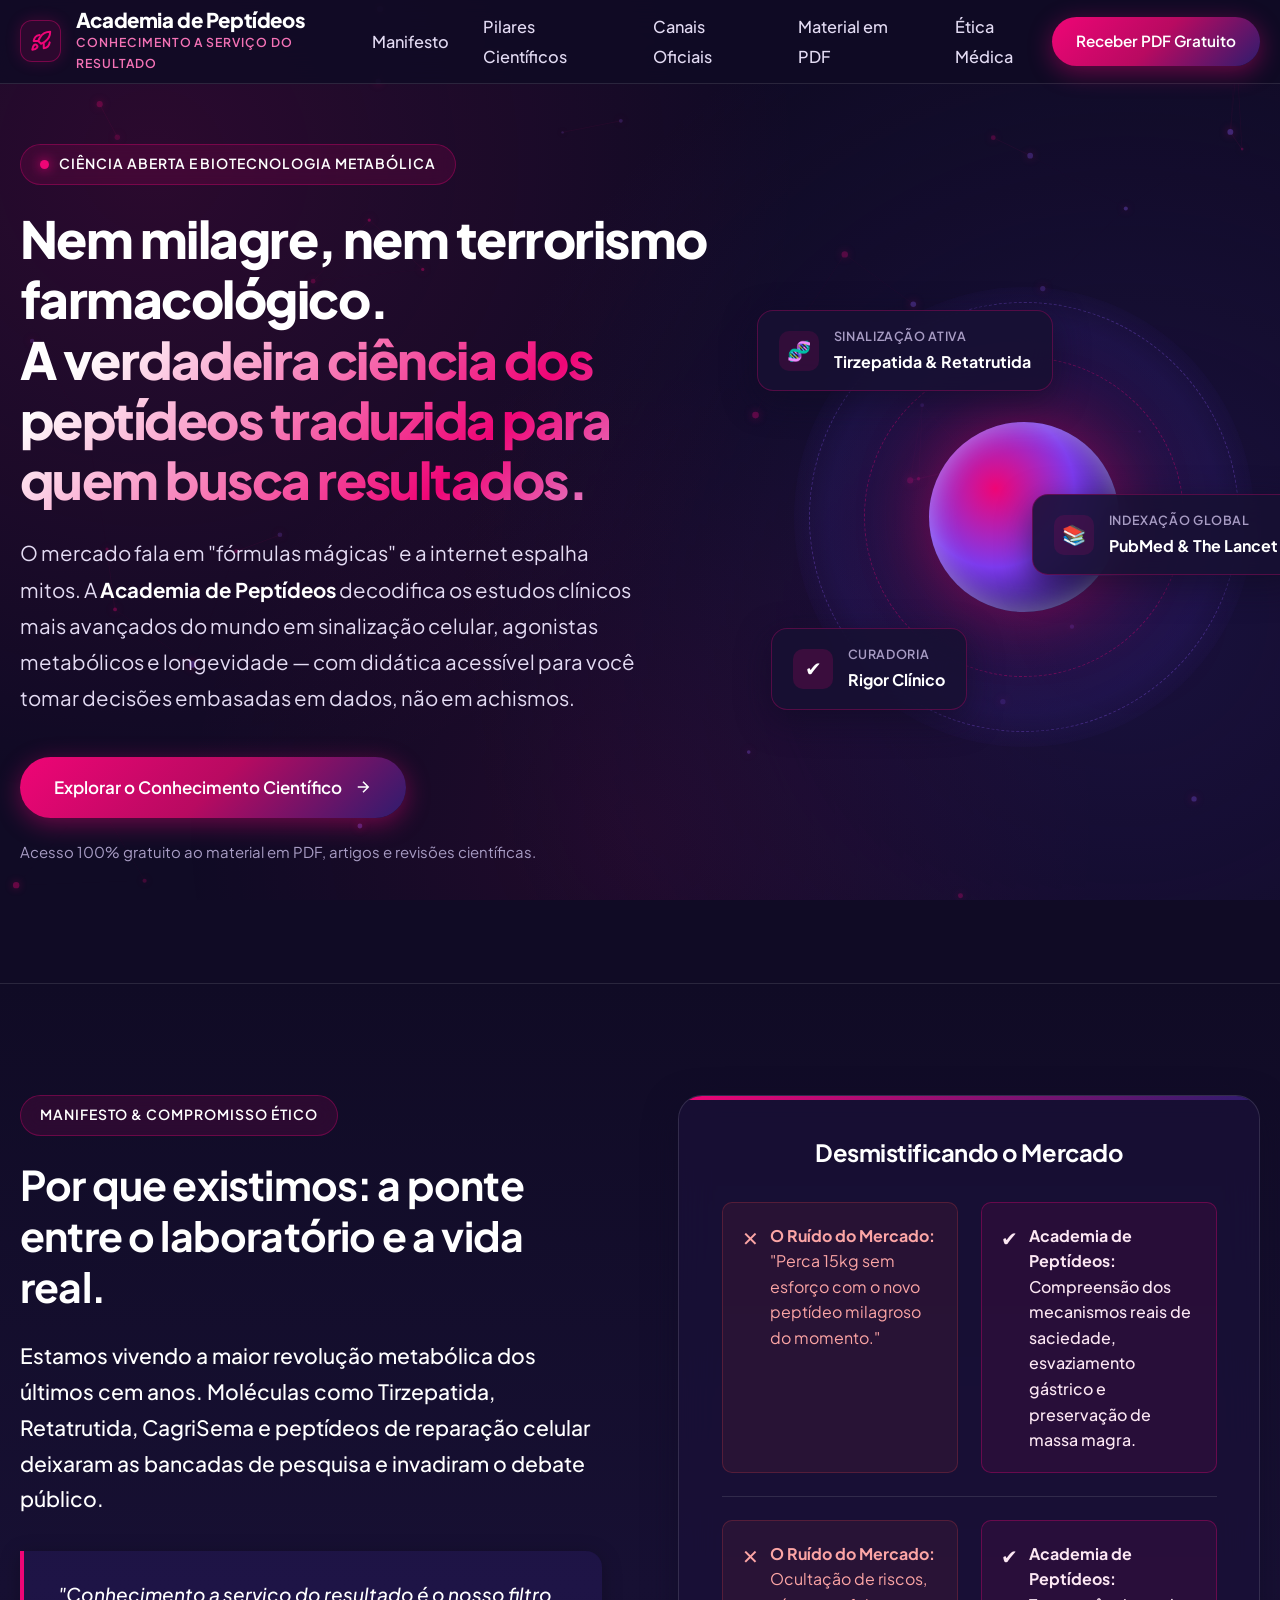
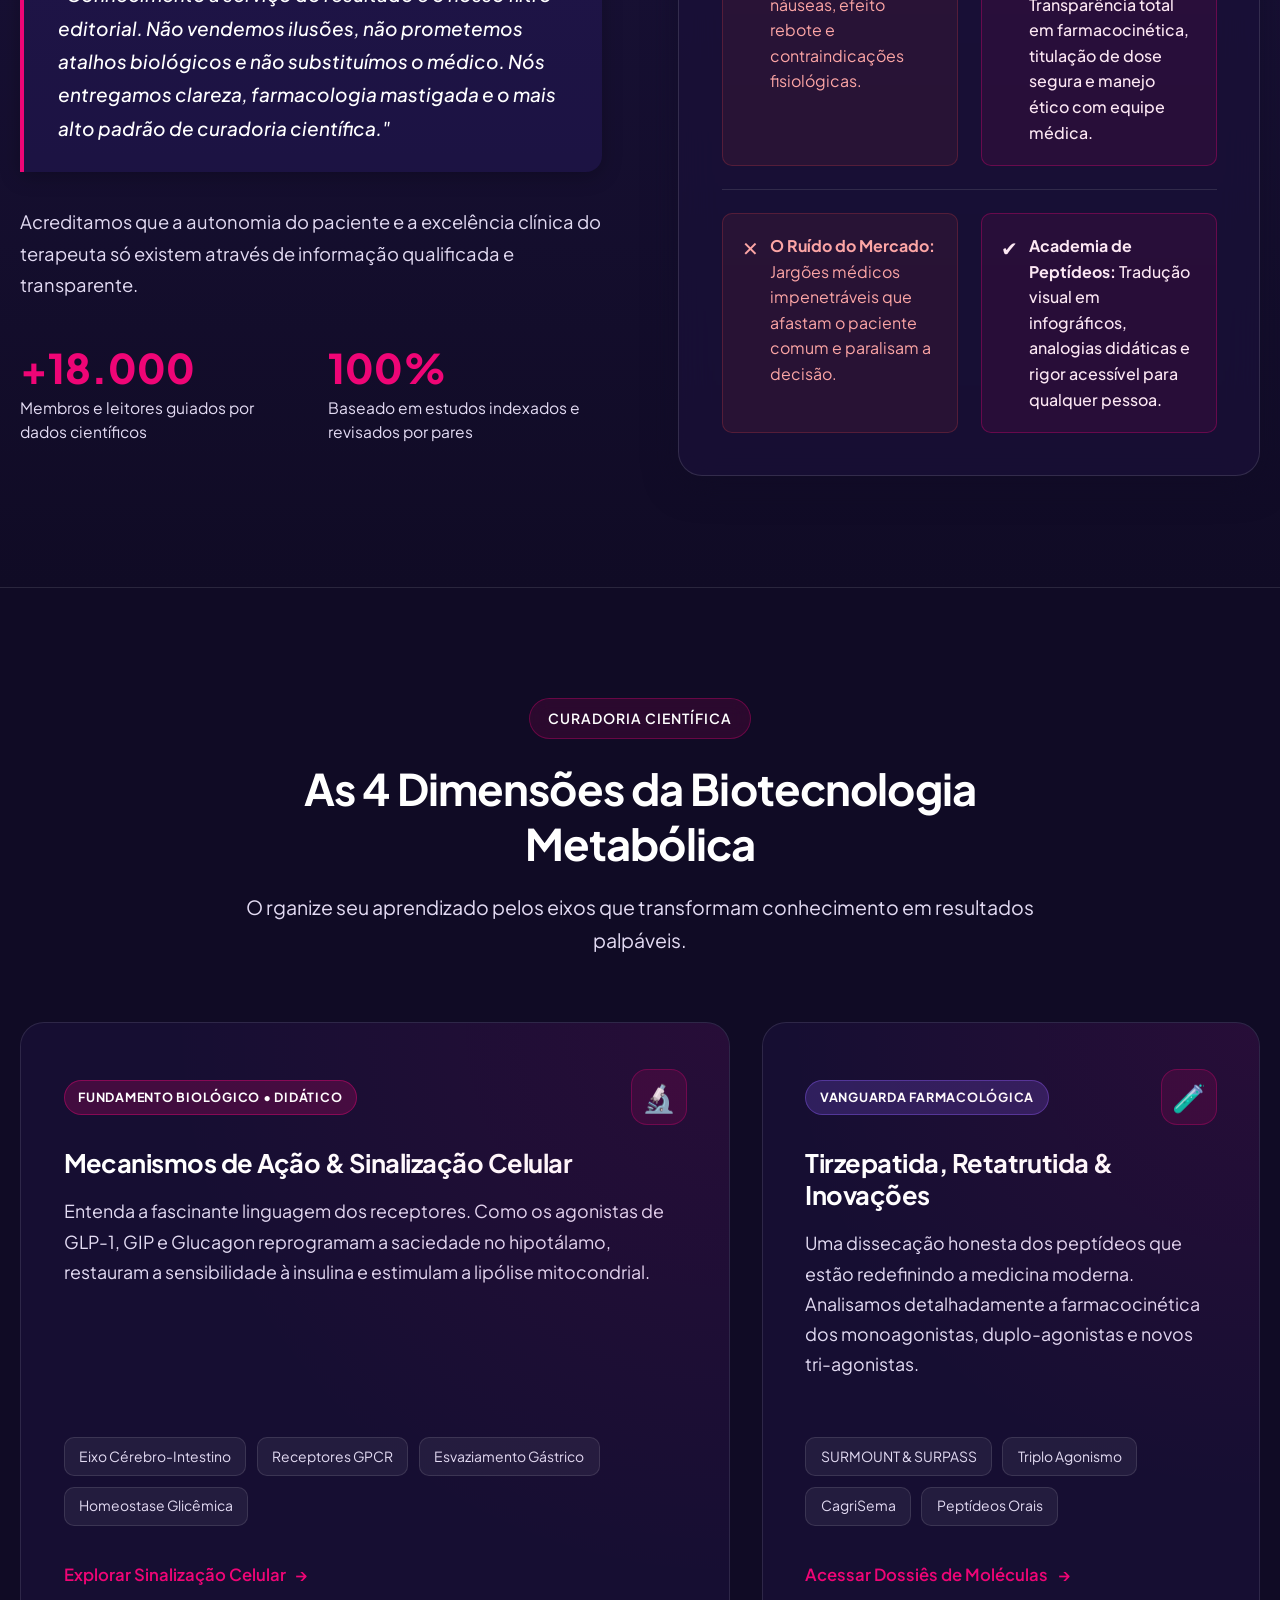
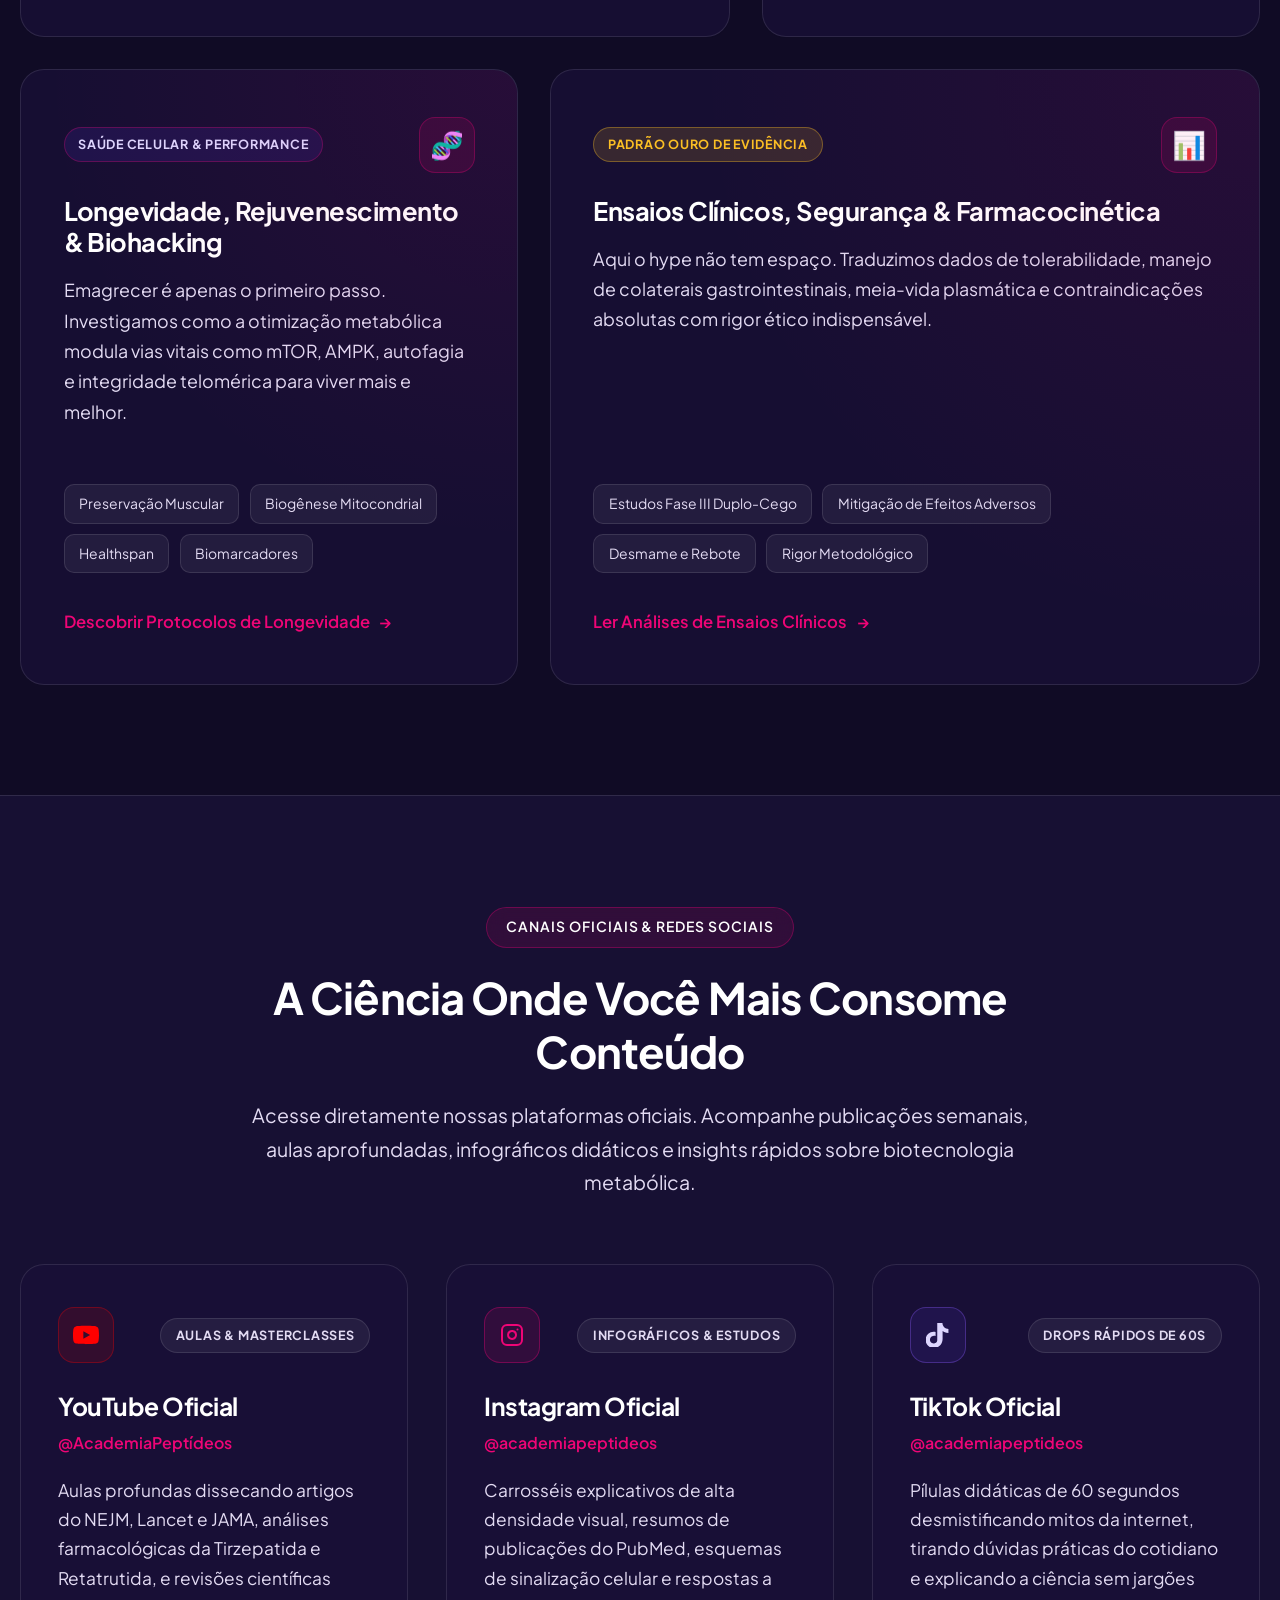
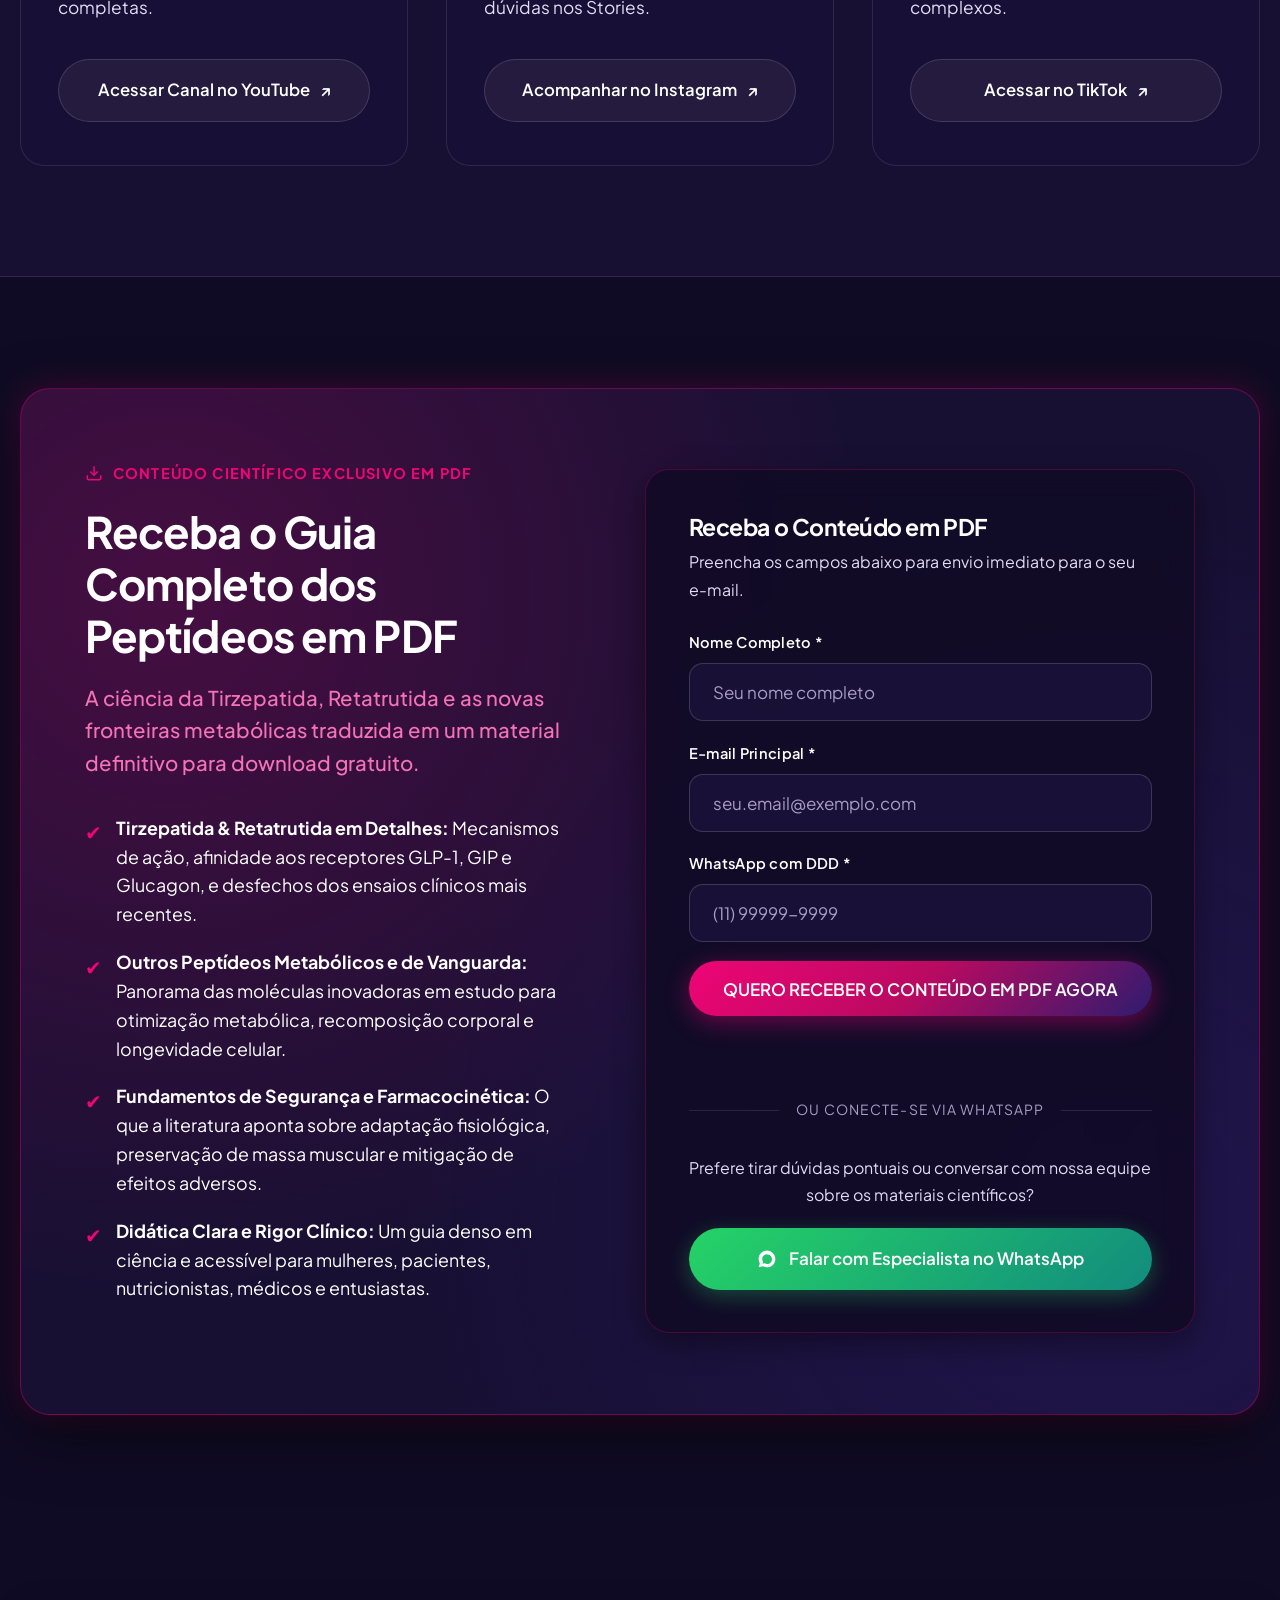
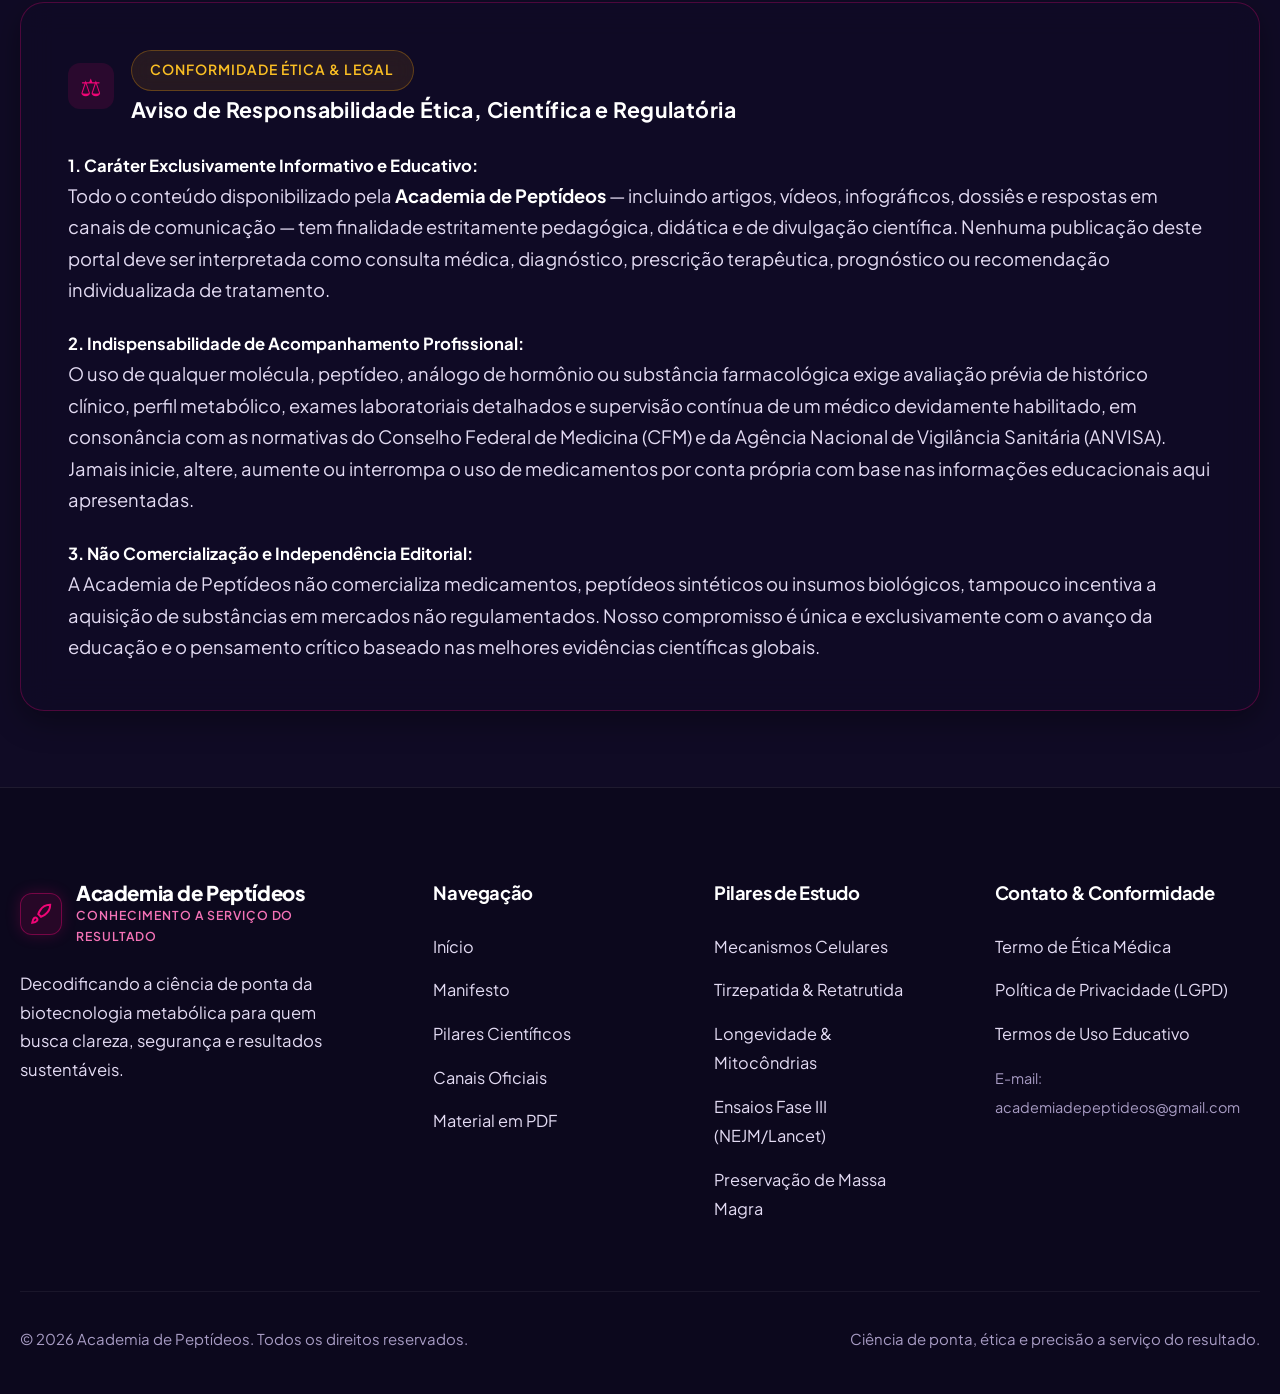
<file: index.html>
<!DOCTYPE html>
<html lang="pt-BR">

<head>
  <meta charset="UTF-8">
  <meta name="viewport" content="width=device-width, initial-scale=1.0">
  <meta name="description"
    content="Academia de Peptídeos - Conhecimento a serviço do resultado. A mais conceituada plataforma educativa de biotecnologia metabólica, longevidade, sinalização celular e ensaios clínicos da América Latina.">
  <meta name="keywords"
    content="peptídeos, tirzepatida, retatrutida, biotecnologia metabólica, longevidade, biohacking, GLP-1, GIP, emagrecimento saudável, ensaios clínicos">
  <meta name="author" content="Academia de Peptídeos">
  <meta name="robots" content="index, follow">

  <meta property="og:type" content="website">
  <meta property="og:url" content="https://academiadepeptideos.com.br/">
  <meta property="og:title" content="Academia de Peptídeos | Conhecimento a serviço do resultado">
  <meta property="og:description"
    content="Desmistificando a biotecnologia metabólica e longevidade através de dados, ciência rigorosa e didática acessível.">
  <meta property="og:locale" content="pt_BR">

  <title>Academia de Peptídeos | Conhecimento a serviço do resultado</title>

  <link rel="preconnect" href="https://fonts.googleapis.com">
  <link rel="preconnect" href="https://fonts.gstatic.com" crossorigin>
  <link
    href="https://fonts.googleapis.com/css2?family=Inter:wght@300;400;500;600;700&family=Plus+Jakarta+Sans:wght@400;500;600;700;800&family=Space+Grotesk:wght@500;700&display=swap"
    rel="stylesheet">

  <link rel="stylesheet" href="css/style.css">
</head>

<body>

  <canvas id="molecular-canvas"></canvas>
  <div class="mesh-glow-overlay"></div>


  <header class="site-header" id="header">
    <div class="container header-container">
      <a href="#hero" class="brand-logo" aria-label="Academia de Peptídeos Home">
        <div class="logo-helix">
          <svg width="22" height="22" viewBox="0 0 24 24" fill="none" stroke="currentColor" stroke-width="2.2"
            stroke-linecap="round" stroke-linejoin="round">
            <path d="M4.5 16.5c-1.5 1.26-2 5-2 5s3.74-.5 5-2c.71-.84.7-2.13-.09-2.91a2.18 2.18 0 0 0-2.91-.09z" />
            <path d="m12 15-3-3a22 22 0 0 1 2-3.95A12.88 12.88 0 0 1 22 2c0 2.72-.78 7.5-6 11a22.35 22.35 0 0 1-4 2z" />
            <path d="M9 12H4s.55-3.03 2-4.5c1.45-1.47 4.5-2 4.5-2" />
            <path d="M15 15v5s3.03-.55 4.5-2c1.47-1.45 2-4.5 2-4.5" />
          </svg>
        </div>
        <div class="brand-text">
          <span class="brand-name">Academia de Peptídeos</span>
          <span class="brand-slogan">Conhecimento a serviço do resultado</span>
        </div>
      </a>

      <nav aria-label="Navegação Principal">
        <ul class="nav-links">
          <li><a href="#sobre" class="nav-link">Manifesto</a></li>
          <li><a href="#pilares" class="nav-link">Pilares Científicos</a></li>
          <li><a href="#multicanal" class="nav-link">Canais Oficiais</a></li>
          <li><a href="#conteudo-pdf" class="nav-link">Material em PDF</a></li>
          <li><a href="#disclaimer" class="nav-link">Ética Médica</a></li>
        </ul>
      </nav>

      <div class="header-actions">
        <a href="#conteudo-pdf" class="btn btn-primary btn-sm">Receber PDF Gratuito</a>
        <button class="menu-toggle" aria-label="Abrir Menu de Navegação" aria-expanded="false">☰</button>
      </div>
    </div>
  </header>

  <main id="main-content">
    <section class="hero-section" id="hero">
      <div class="container hero-grid">

        <div class="hero-content">
          <div class="badge">
            <span class="badge-pulse"></span>
            CIÊNCIA ABERTA E BIOTECNOLOGIA METABÓLICA
          </div>

          <h1>
            Nem milagre, nem terrorismo farmacológico.
            <span class="gradient-text">A verdadeira ciência dos peptídeos traduzida para quem busca resultados.</span>
          </h1>

          <p class="hero-subtitle">
            O mercado fala em "fórmulas mágicas" e a internet espalha mitos. A <strong>Academia de Peptídeos</strong>
            decodifica os estudos clínicos mais avançados do mundo em sinalização celular, agonistas metabólicos e
            longevidade — com didática acessível para você tomar decisões embasadas em dados, não em achismos.
          </p>

          <div class="hero-actions">
            <a href="#pilares" class="btn btn-primary">
              Explorar o Conhecimento Científico
              <svg width="18" height="18" viewBox="0 0 24 24" fill="none" stroke="currentColor" stroke-width="2">
                <path d="M5 12h14M12 5l7 7-7 7" />
              </svg>
            </a>
          </div>

          <span class="hero-note">Acesso 100% gratuito ao material em PDF, artigos e revisões científicas.</span>
        </div>

        <div class="hero-visual" aria-hidden="true">
          <div class="molecule-container">
            <div class="core-sphere"></div>
            <div class="orbital-ring ring-1"></div>
            <div class="orbital-ring ring-2"></div>

            <div class="floating-glass-card card-top">
              <div class="card-icon">🧬</div>
              <div class="card-info">
                <span class="card-label">Sinalização Ativa</span>
                <span class="card-val">Tirzepatida & Retatrutida</span>
              </div>
            </div>

            <div class="floating-glass-card card-mid">
              <div class="card-icon emerald">✔</div>
              <div class="card-info">
                <span class="card-label">Curadoria</span>
                <span class="card-val">Rigor Clínico</span>
              </div>
            </div>

            <div class="floating-glass-card card-right">
              <div class="card-icon">📚</div>
              <div class="card-info">
                <span class="card-label">Indexação Global</span>
                <span class="card-val">PubMed & The Lancet</span>
              </div>
            </div>
          </div>
        </div>

      </div>
    </section>

    <section class="about-section" id="sobre">
      <div class="container">

        <div class="about-grid">
          <div class="about-text">
            <div class="badge">MANIFESTO & COMPROMISSO ÉTICO</div>
            <h2>Por que existimos: a ponte entre o laboratório e a vida real.</h2>

            <p class="lead-paragraph">
              Estamos vivendo a maior revolução metabólica dos últimos cem anos. Moléculas como Tirzepatida,
              Retatrutida, CagriSema e peptídeos de reparação celular deixaram as bancadas de pesquisa e invadiram o
              debate público.
            </p>

            <div class="quote-box">
              <p>
                "Conhecimento a serviço do resultado é o nosso filtro editorial. Não vendemos ilusões, não prometemos
                atalhos biológicos e não substituímos o médico. Nós entregamos clareza, farmacologia mastigada e o mais
                alto padrão de curadoria científica."
              </p>
            </div>

            <p>
              Acreditamos que a autonomia do paciente e a excelência clínica do terapeuta só existem através
              de informação qualificada e transparente.
            </p>

            <div class="stats-row">
              <div class="stat-item">
                <span class="stat-num">+18.000</span>
                <span class="stat-desc">Membros e leitores guiados por dados científicos</span>
              </div>
              <div class="stat-item">
                <span class="stat-num">100%</span>
                <span class="stat-desc">Baseado em estudos indexados e revisados por pares</span>
              </div>
            </div>
          </div>

          <div class="comparison-card">
            <h3>Desmistificando o Mercado</h3>

            <div class="comparison-table">
              <div class="comparison-row">
                <div class="comp-col-bad">
                  <span class="comp-icon">✕</span>
                  <span><strong>O Ruído do Mercado:</strong> "Perca 15kg sem esforço com o novo peptídeo milagroso do
                    momento."</span>
                </div>
                <div class="comp-col-good">
                  <span class="comp-icon">✔</span>
                  <span><strong>Academia de Peptídeos:</strong> Compreensão dos mecanismos reais de saciedade,
                    esvaziamento gástrico e preservação de massa magra.</span>
                </div>
              </div>

              <div class="comparison-row">
                <div class="comp-col-bad">
                  <span class="comp-icon">✕</span>
                  <span><strong>O Ruído do Mercado:</strong> Ocultação de riscos, náuseas, efeito rebote e
                    contraindicações fisiológicas.</span>
                </div>
                <div class="comp-col-good">
                  <span class="comp-icon">✔</span>
                  <span><strong>Academia de Peptídeos:</strong> Transparência total em farmacocinética, titulação de
                    dose segura e manejo ético com equipe médica.</span>
                </div>
              </div>

              <div class="comparison-row">
                <div class="comp-col-bad">
                  <span class="comp-icon">✕</span>
                  <span><strong>O Ruído do Mercado:</strong> Jargões médicos impenetráveis que afastam o paciente comum
                    e paralisam a decisão.</span>
                </div>
                <div class="comp-col-good">
                  <span class="comp-icon">✔</span>
                  <span><strong>Academia de Peptídeos:</strong> Tradução visual em infográficos, analogias didáticas e
                    rigor acessível para qualquer pessoa.</span>
                </div>
              </div>
            </div>
          </div>
        </div>

      </div>
    </section>

    <section class="pillars-section" id="pilares">
      <div class="container">

        <div class="section-header">
          <div class="badge">CURADORIA CIENTÍFICA</div>
          <h2>As 4 Dimensões da Biotecnologia Metabólica</h2>
          <p>O rganize seu aprendizado pelos eixos que transformam conhecimento em resultados palpáveis.</p>
        </div>

        <div class="bento-grid">

          <div class="pillar-card card-large-1" data-pillar="1" tabindex="0" role="button"
            aria-label="Abrir detalhes do Pilar 1">
            <div class="pillar-header">
              <div class="pillar-meta">
                <span class="pillar-tag teal">Fundamento Biológico • Didático</span>
                <div class="pillar-icon-box">🔬</div>
              </div>
              <h3>Mecanismos de Ação & Sinalização Celular</h3>
              <p>Entenda a fascinante linguagem dos receptores. Como os agonistas de GLP-1, GIP e Glucagon reprogramam a
                saciedade no hipotálamo, restauram a sensibilidade à insulina e estimulam a lipólise mitocondrial.</p>
            </div>
            <div>
              <ul class="pillar-topics">
                <li>Eixo Cérebro-Intestino</li>
                <li>Receptores GPCR</li>
                <li>Esvaziamento Gástrico</li>
                <li>Homeostase Glicêmica</li>
              </ul>
              <div class="pillar-action">Explorar Sinalização Celular <span>→</span></div>
            </div>
          </div>

          <div class="pillar-card card-large-2" data-pillar="2" tabindex="0" role="button"
            aria-label="Abrir detalhes do Pilar 2">
            <div class="pillar-header">
              <div class="pillar-meta">
                <span class="pillar-tag emerald">Vanguarda Farmacológica</span>
                <div class="pillar-icon-box">🧪</div>
              </div>
              <h3>Tirzepatida, Retatrutida & Inovações</h3>
              <p>Uma dissecação honesta dos peptídeos que estão redefinindo a medicina moderna. Analisamos
                detalhadamente a farmacocinética dos monoagonistas, duplo-agonistas e novos tri-agonistas.</p>
            </div>
            <div>
              <ul class="pillar-topics">
                <li>SURMOUNT & SURPASS</li>
                <li>Triplo Agonismo</li>
                <li>CagriSema</li>
                <li>Peptídeos Orais</li>
              </ul>
              <div class="pillar-action">Acessar Dossiês de Moléculas <span>→</span></div>
            </div>
          </div>

          <div class="pillar-card card-large-3" data-pillar="3" tabindex="0" role="button"
            aria-label="Abrir detalhes do Pilar 3">
            <div class="pillar-header">
              <div class="pillar-meta">
                <span class="pillar-tag purple">Saúde Celular & Performance</span>
                <div class="pillar-icon-box">🧬</div>
              </div>
              <h3>Longevidade, Rejuvenescimento & Biohacking</h3>
              <p>Emagrecer é apenas o primeiro passo. Investigamos como a otimização metabólica modula vias vitais como
                mTOR, AMPK, autofagia e integridade telomérica para viver mais e melhor.</p>
            </div>
            <div>
              <ul class="pillar-topics">
                <li>Preservação Muscular</li>
                <li>Biogênese Mitocondrial</li>
                <li>Healthspan</li>
                <li>Biomarcadores</li>
              </ul>
              <div class="pillar-action">Descobrir Protocolos de Longevidade <span>→</span></div>
            </div>
          </div>

          <div class="pillar-card card-large-4" data-pillar="4" tabindex="0" role="button"
            aria-label="Abrir detalhes do Pilar 4">
            <div class="pillar-header">
              <div class="pillar-meta">
                <span class="pillar-tag amber">Padrão Ouro de Evidência</span>
                <div class="pillar-icon-box">📊</div>
              </div>
              <h3>Ensaios Clínicos, Segurança & Farmacocinética</h3>
              <p>Aqui o hype não tem espaço. Traduzimos dados de tolerabilidade, manejo de colaterais gastrointestinais,
                meia-vida plasmática e contraindicações absolutas com rigor ético indispensável.</p>
            </div>
            <div>
              <ul class="pillar-topics">
                <li>Estudos Fase III Duplo-Cego</li>
                <li>Mitigação de Efeitos Adversos</li>
                <li>Desmame e Rebote</li>
                <li>Rigor Metodológico</li>
              </ul>
              <div class="pillar-action">Ler Análises de Ensaios Clínicos <span>→</span></div>
            </div>
          </div>

        </div>

      </div>
    </section>


    <section class="multichannel-section" id="multicanal">
      <div class="container">

        <div class="section-header">
          <div class="badge">CANAIS OFICIAIS & REDES SOCIAIS</div>
          <h2>A Ciência Onde Você Mais Consome Conteúdo</h2>
          <p>Acesse diretamente nossas plataformas oficiais. Acompanhe publicações semanais, aulas aprofundadas, infográficos didáticos e insights rápidos sobre biotecnologia metabólica.</p>
        </div>

        <div class="social-channels-grid">

          <!-- Canal 1: YouTube -->
          <div class="social-channel-card card-yt">
            <div>
              <div class="channel-card-header">
                <div class="channel-icon-wrapper">
                  <svg width="26" height="26" viewBox="0 0 24 24" fill="currentColor">
                    <path d="M23.498 6.186a3.016 3.016 0 0 0-2.122-2.136C19.505 3.545 12 3.545 12 3.545s-7.505 0-9.377.505A3.017 3.017 0 0 0 .502 6.186C0 8.07 0 12 0 12s0 3.93.502 5.814a3.016 3.016 0 0 0 2.122 2.136c1.871.505 9.376.505 9.376.505s7.505 0 9.377-.505a3.015 3.015 0 0 0 2.122-2.136C24 15.93 24 12 24 12s0-3.93-.502-5.814zM9.545 15.568V8.432L15.818 12l-6.273 3.568z"/>
                  </svg>
                </div>
                <span class="channel-tag">Aulas & Masterclasses</span>
              </div>
              <div class="channel-card-body">
                <h3>YouTube Oficial</h3>
                <span class="channel-handle">@AcademiaPeptídeos</span>
                <p class="channel-desc">Aulas profundas dissecando artigos do NEJM, Lancet e JAMA, análises farmacológicas da Tirzepatida e Retatrutida, e revisões científicas completas.</p>
              </div>
            </div>
            <a href="https://www.youtube.com/@AcademiaPept%C3%ADdeos" target="_blank" rel="noopener noreferrer" class="btn-channel" aria-label="Acessar Canal Oficial da Academia de Peptídeos no YouTube">
              Acessar Canal no YouTube <span>↗</span>
            </a>
          </div>

          <!-- Canal 2: Instagram -->
          <div class="social-channel-card card-ig">
            <div>
              <div class="channel-card-header">
                <div class="channel-icon-wrapper">
                  <svg width="24" height="24" viewBox="0 0 24 24" fill="none" stroke="currentColor" stroke-width="2" stroke-linecap="round" stroke-linejoin="round">
                    <rect width="20" height="20" x="2" y="2" rx="5" ry="5"/>
                    <path d="M16 11.37A4 4 0 1 1 12.63 8 4 4 0 0 1 16 11.37z"/>
                    <line x1="17.5" x2="17.51" y1="6.5" y2="6.5"/>
                  </svg>
                </div>
                <span class="channel-tag">Infográficos & Estudos</span>
              </div>
              <div class="channel-card-body">
                <h3>Instagram Oficial</h3>
                <span class="channel-handle">@academiapeptideos</span>
                <p class="channel-desc">Carrosséis explicativos de alta densidade visual, resumos de publicações do PubMed, esquemas de sinalização celular e respostas a dúvidas nos Stories.</p>
              </div>
            </div>
            <a href="https://www.instagram.com/academiapeptideos/" target="_blank" rel="noopener noreferrer" class="btn-channel" aria-label="Seguir Perfil Oficial no Instagram">
              Acompanhar no Instagram <span>↗</span>
            </a>
          </div>

          <!-- Canal 3: TikTok -->
          <div class="social-channel-card card-tk">
            <div>
              <div class="channel-card-header">
                <div class="channel-icon-wrapper">
                  <svg width="24" height="24" viewBox="0 0 24 24" fill="currentColor">
                    <path d="M12.525.02c1.31-.02 2.61-.01 3.91-.02.08 1.53.63 3.09 1.75 4.17 1.12 1.11 2.7 1.62 4.24 1.79v4.03c-1.44-.05-2.89-.35-4.2-.97-.57-.26-1.1-.59-1.62-.97v7.87c.01 2.44-.92 4.88-2.67 6.6-1.92 1.9-4.7 2.87-7.44 2.45-3.09-.45-5.74-2.73-6.6-5.73-.9-3.08.06-6.49 2.42-8.58 1.95-1.74 4.74-2.4 7.27-1.71v4.13c-1.3-.4-2.74-.23-3.87.5-1.12.72-1.8 2-1.75 3.33.05 1.34.82 2.56 2.02 3.16 1.25.62 2.8.53 3.95-.27.81-.56 1.3-1.48 1.31-2.46V.02h-.47z"/>
                  </svg>
                </div>
                <span class="channel-tag">Drops Rápidos de 60s</span>
              </div>
              <div class="channel-card-body">
                <h3>TikTok Oficial</h3>
                <span class="channel-handle">@academiapeptideos</span>
                <p class="channel-desc">Pílulas didáticas de 60 segundos desmistificando mitos da internet, tirando dúvidas práticas do cotidiano e explicando a ciência sem jargões complexos.</p>
              </div>
            </div>
            <a href="https://www.tiktok.com/@academiapeptideos" target="_blank" rel="noopener noreferrer" class="btn-channel" aria-label="Acessar Canal Oficial no TikTok">
              Acessar no TikTok <span>↗</span>
            </a>
          </div>

        </div>

      </div>
    </section>


    <section class="lead-section" id="conteudo-pdf">
      <div class="container">

        <div class="lead-box-container">
          <div class="lead-grid">

            <div class="lead-copy">
              <div class="lead-header-badge">
                <svg width="18" height="18" viewBox="0 0 24 24" fill="none" stroke="currentColor" stroke-width="2">
                  <path d="M21 15v4a2 2 0 0 1-2 2H5a2 2 0 0 1-2-2v-4" />
                  <polyline points="7 10 12 15 17 10" />
                  <line x1="12" y1="15" x2="12" y2="3" />
                </svg>
                CONTEÚDO CIENTÍFICO EXCLUSIVO EM PDF
              </div>

              <h2>Receba o Guia Completo dos Peptídeos em PDF</h2>
              <p class="lead-copy-sub">A ciência da Tirzepatida, Retatrutida e as novas fronteiras metabólicas traduzida em um material definitivo para download gratuito.</p>

              <ul class="lead-bullets">
                <li>
                  <span class="bullet-check">✔</span>
                  <span><strong>Tirzepatida & Retatrutida em Detalhes:</strong> Mecanismos de ação, afinidade aos receptores GLP-1, GIP e Glucagon, e desfechos dos ensaios clínicos mais recentes.</span>
                </li>
                <li>
                  <span class="bullet-check">✔</span>
                  <span><strong>Outros Peptídeos Metabólicos e de Vanguarda:</strong> Panorama das moléculas inovadoras em estudo para otimização metabólica, recomposição corporal e longevidade celular.</span>
                </li>
                <li>
                  <span class="bullet-check">✔</span>
                  <span><strong>Fundamentos de Segurança e Farmacocinética:</strong> O que a literatura aponta sobre adaptação fisiológica, preservação de massa muscular e mitigação de efeitos adversos.</span>
                </li>
                <li>
                  <span class="bullet-check">✔</span>
                  <span><strong>Didática Clara e Rigor Clínico:</strong> Um guia denso em ciência e acessível para mulheres, pacientes, nutricionistas, médicos e entusiastas.</span>
                </li>
              </ul>
            </div>

            <div class="lead-form-side">
              <div class="form-wrapper">
                <h3>Receba o Conteúdo em PDF</h3>
                <p>Preencha os campos abaixo para envio imediato para o seu e-mail.</p>

                <form id="mailchimp-lead-form" class="mailchimp-form" action="" method="POST" novalidate>
                  
                  <div class="input-group">
                    <label for="lead-name" class="input-label">Nome Completo *</label>
                    <input 
                      type="text" 
                      name="NOME" 
                      id="lead-name" 
                      class="input-field"
                      placeholder="Seu nome completo" 
                      required 
                      autocomplete="name">
                  </div>

                  <div class="input-group">
                    <label for="lead-email" class="input-label">E-mail Principal *</label>
                    <input 
                      type="email" 
                      name="EMAIL" 
                      id="lead-email" 
                      class="input-field"
                      placeholder="seu.email@exemplo.com" 
                      required 
                      autocomplete="email">
                  </div>

                  <div class="input-group">
                    <label for="lead-whatsapp" class="input-label">WhatsApp com DDD *</label>
                    <input 
                      type="tel" 
                      name="WHATSAPP" 
                      id="lead-whatsapp" 
                      class="input-field"
                      placeholder="(11) 99999-9999" 
                      required 
                      autocomplete="tel" 
                      maxlength="15">
                  </div>

                  <button type="submit" id="lead-submit-btn" class="btn btn-primary" style="width: 100%;">
                    QUERO RECEBER O CONTEÚDO EM PDF AGORA
                  </button>

                  <div id="form-feedback" class="form-feedback" role="alert" aria-live="polite"></div>
                </form>

                <div class="split-divider">
                  <span>OU CONECTE-SE VIA WHATSAPP</span>
                </div>

                <div class="whatsapp-box">
                  <p>Prefere tirar dúvidas pontuais ou conversar com nossa equipe sobre os materiais científicos?</p>
                  <a href="https://wa.me/5511915144268?text=Ol%C3%A1!%20Vim%20pelo%20site%20da%20Academia%20de%20Pept%C3%ADdeos%20e%20gostaria%20de%20receber%20o%20conte%C3%BAdo%20em%20PDF%20e%20tirar%20algumas%20d%C3%BAvidas."
                    class="btn btn-whatsapp js-whatsapp-trigger" data-phone="5511915144268"
                    data-msg="Olá! Vim pelo site da Academia de Peptídeos e gostaria de receber o conteúdo exclusivo em PDF e falar com um especialista."
                    target="_blank" rel="noopener noreferrer" style="width: 100%;">
                    <svg width="20" height="20" viewBox="0 0 24 24" fill="currentColor">
                      <path
                        d="M12.031 6.172c-3.181 0-5.767 2.586-5.768 5.766-.001 1.298.38 2.27 1.019 3.287l-.711 2.598 2.669-.699c.969.585 1.961.914 3.013.914h.001c3.181 0 5.767-2.586 5.768-5.766 0-3.18-2.586-5.766-5.768-5.766zm9.969 5.766c0 5.514-4.486 10-10 10-1.748 0-3.385-.453-4.819-1.246l-5.181 1.356 1.378-5.039c-.902-1.498-1.41-3.238-1.41-5.071 0-5.514 4.486-10 10-10s10 4.486 10 10z" />
                    </svg>
                    Falar com Especialista no WhatsApp
                  </a>
                </div>

              </div>
            </div>

          </div>
        </div>

      </div>
    </section>

    <section class="disclaimer-section" id="disclaimer">
      <div class="container">

        <div class="disclaimer-card">
          <div class="disclaimer-header">
            <div class="disclaimer-icon">⚖</div>
            <div>
              <span class="badge"
                style="margin-bottom: 0.35rem; color: var(--accent-amber); border-color: rgba(245,158,11,0.3); background: rgba(245,158,11,0.1);">CONFORMIDADE
                ÉTICA & LEGAL</span>
              <h3>Aviso de Responsabilidade Ética, Científica e Regulatória</h3>
            </div>
          </div>

          <div class="disclaimer-body">
            <div class="disclaimer-item">
              <strong>1. Caráter Exclusivamente Informativo e Educativo:</strong>
              <p>Todo o conteúdo disponibilizado pela <strong>Academia de Peptídeos</strong> — incluindo artigos,
                vídeos, infográficos, dossiês e respostas em canais de comunicação — tem finalidade estritamente
                pedagógica, didática e de divulgação científica. Nenhuma publicação deste portal deve ser interpretada
                como consulta médica, diagnóstico, prescrição terapêutica, prognóstico ou recomendação individualizada
                de tratamento.</p>
            </div>

            <div class="disclaimer-item">
              <strong>2. Indispensabilidade de Acompanhamento Profissional:</strong>
              <p>O uso de qualquer molécula, peptídeo, análogo de hormônio ou substância farmacológica exige avaliação
                prévia de histórico clínico, perfil metabólico, exames laboratoriais detalhados e supervisão contínua de
                um médico devidamente habilitado, em consonância com as normativas do Conselho Federal de Medicina (CFM)
                e da Agência Nacional de Vigilância Sanitária (ANVISA). Jamais inicie, altere, aumente ou interrompa o
                uso de medicamentos por conta própria com base nas informações educacionais aqui apresentadas.</p>
            </div>

            <div class="disclaimer-item">
              <strong>3. Não Comercialização e Independência Editorial:</strong>
              <p>A Academia de Peptídeos não comercializa medicamentos, peptídeos sintéticos ou insumos biológicos,
                tampouco incentiva a aquisição de substâncias em mercados não regulamentados. Nosso compromisso é única
                e exclusivamente com o avanço da educação e o pensamento crítico baseado nas melhores evidências
                científicas globais.</p>
            </div>
          </div>
        </div>

      </div>
    </section>
  </main>


  <footer class="site-footer">
    <div class="container">
      <div class="footer-grid">

        <div class="footer-brand">
          <div class="brand-logo">
            <div class="logo-helix">
              <svg width="22" height="22" viewBox="0 0 24 24" fill="none" stroke="currentColor" stroke-width="2.2">
                <path d="M4.5 16.5c-1.5 1.26-2 5-2 5s3.74-.5 5-2c.71-.84.7-2.13-.09-2.91a2.18 2.18 0 0 0-2.91-.09z" />
                <path
                  d="m12 15-3-3a22 22 0 0 1 2-3.95A12.88 12.88 0 0 1 22 2c0 2.72-.78 7.5-6 11a22.35 22.35 0 0 1-4 2z" />
              </svg>
            </div>
            <div class="brand-text">
              <span class="brand-name">Academia de Peptídeos</span>
              <span class="brand-slogan">Conhecimento a serviço do resultado</span>
            </div>
          </div>
          <p>Decodificando a ciência de ponta da biotecnologia metabólica para quem busca clareza, segurança e
            resultados sustentáveis.</p>
        </div>

        <div class="footer-col">
          <h4>Navegação</h4>
          <ul class="footer-links">
            <li><a href="#hero">Início</a></li>
            <li><a href="#sobre">Manifesto</a></li>
            <li><a href="#pilares">Pilares Científicos</a></li>
            <li><a href="#multicanal">Canais Oficiais</a></li>
            <li><a href="#conteudo-pdf">Material em PDF</a></li>
          </ul>
        </div>

        <div class="footer-col">
          <h4>Pilares de Estudo</h4>
          <ul class="footer-links">
            <li><a href="#pilares">Mecanismos Celulares</a></li>
            <li><a href="#pilares">Tirzepatida & Retatrutida</a></li>
            <li><a href="#pilares">Longevidade & Mitocôndrias</a></li>
            <li><a href="#pilares">Ensaios Fase III (NEJM/Lancet)</a></li>
            <li><a href="#pilares">Preservação de Massa Magra</a></li>
          </ul>
        </div>

        <div class="footer-col">
          <h4>Contato & Conformidade</h4>
          <ul class="footer-links">
            <li><a href="#disclaimer">Termo de Ética Médica</a></li>
            <li><a href="termos.html#privacidade">Política de Privacidade (LGPD)</a></li>
            <li><a href="termos.html#termos">Termos de Uso Educativo</a></li>
            <li><span style="font-size: 0.85rem; color: var(--text-muted);">E-mail:
                academiadepeptideos@gmail.com</span></li>
          </ul>
        </div>

      </div>

      <div class="footer-bottom">
        <div>
          © 2026 Academia de Peptídeos. Todos os direitos reservados.
        </div>
        <div>
          Ciência de ponta, ética e precisão a serviço do resultado.
        </div>
      </div>
    </div>
  </footer>

  <div class="modal-overlay" id="pillar-detail-modal" role="dialog" aria-modal="true"
    aria-labelledby="pillar-modal-title">
    <div class="modal-container">
      <button class="modal-close-btn" id="close-pillar-btn" aria-label="Fechar Detalhes">✕</button>
      <div class="modal-content-body">
        <span class="badge" id="pillar-modal-badge" style="margin-bottom: 0.75rem;">CURADORIA CIENTÍFICA</span>
        <h3 id="pillar-modal-title" style="color: #fff; margin-bottom: 1rem;">Título do Pilar</h3>
        <div id="pillar-modal-content" style="color: var(--text-secondary); line-height: 1.7; font-size: 0.95rem;">
        </div>
      </div>
    </div>
  </div>

  <script src="js/main.js"></script>
</body>

</html>
</file>
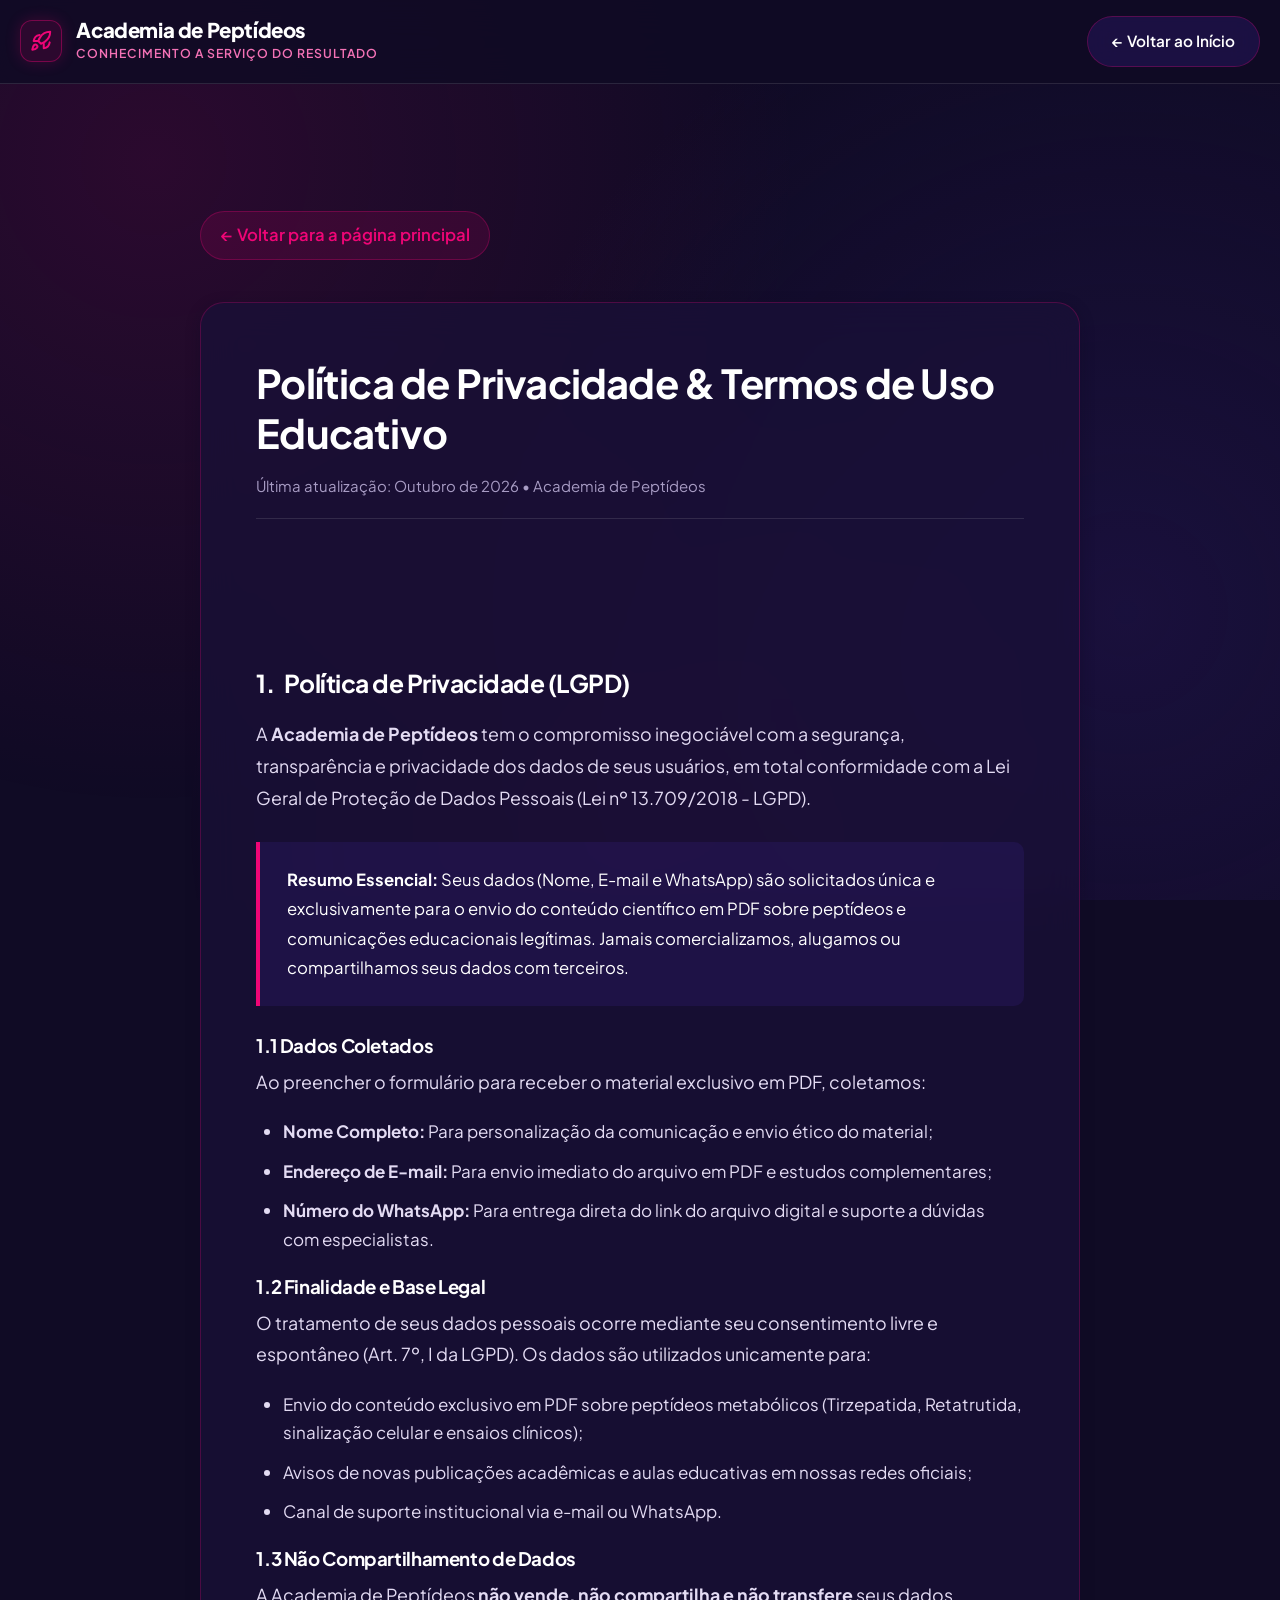
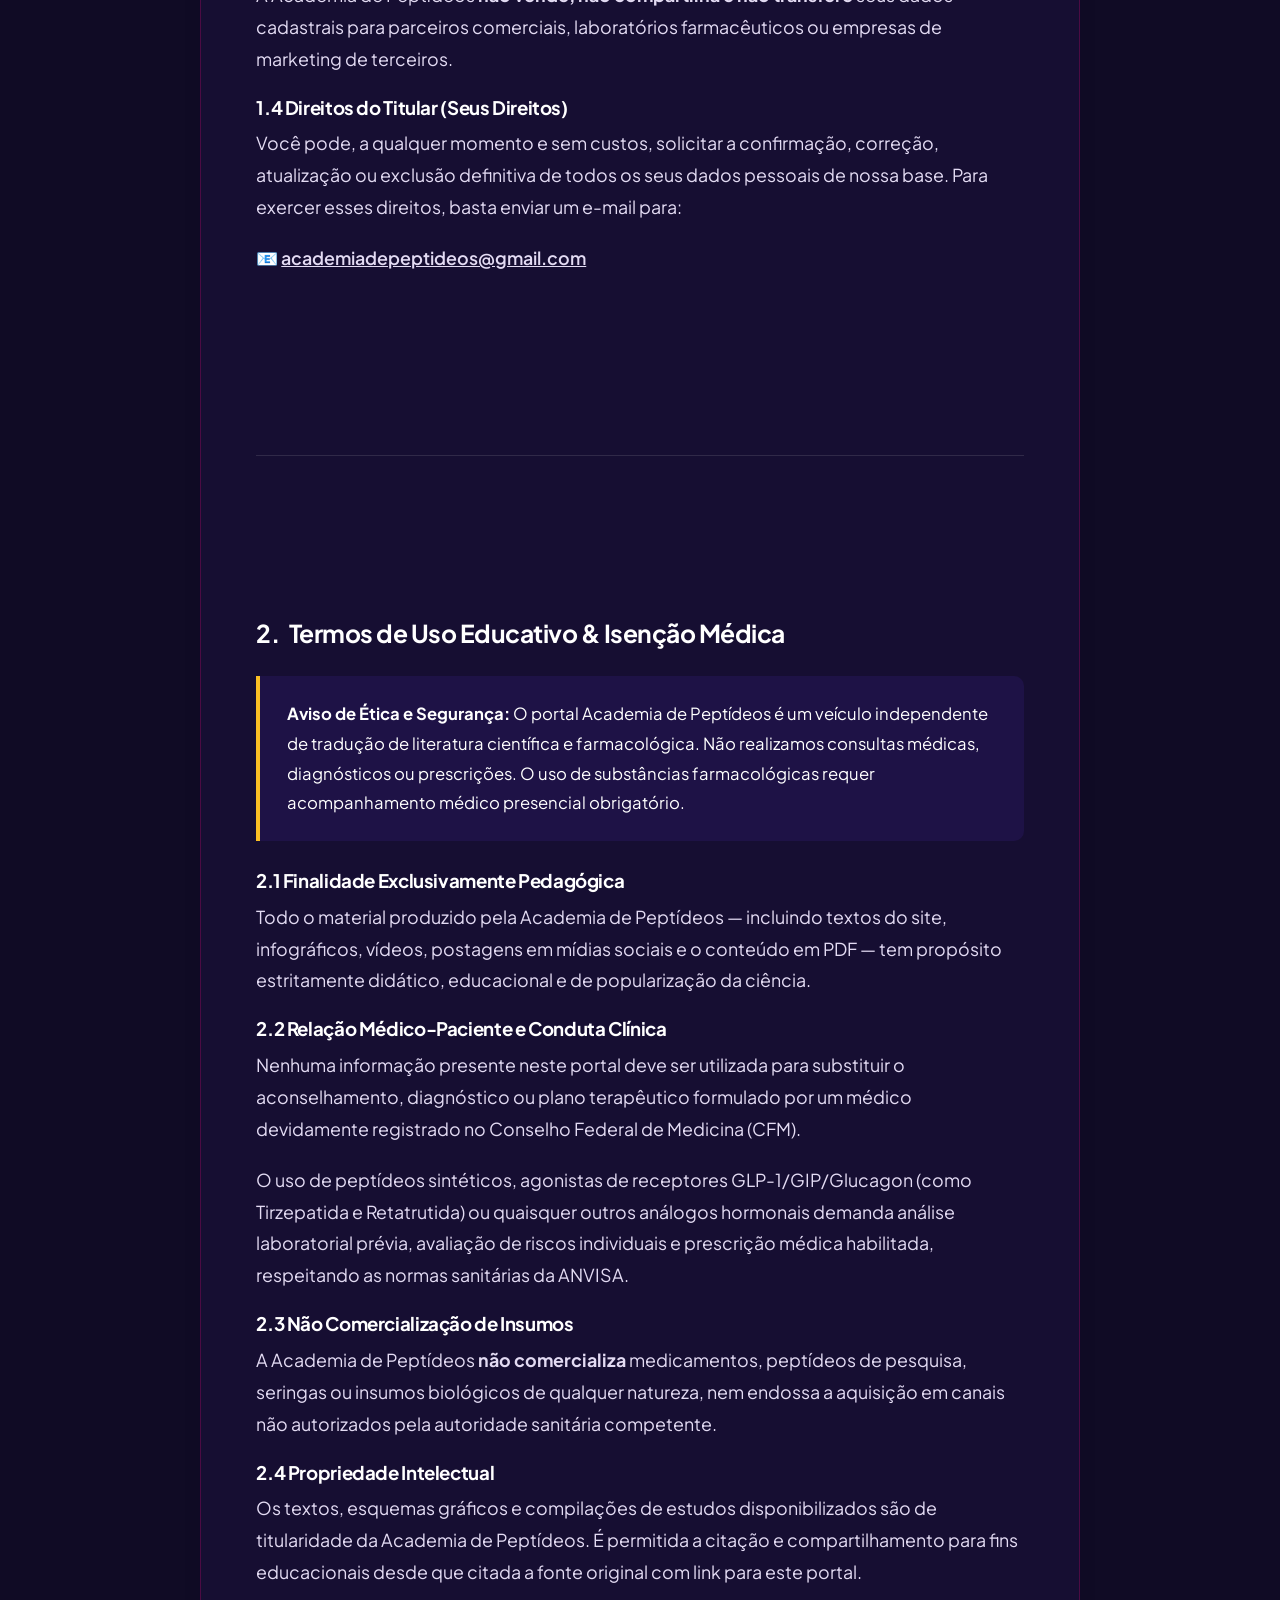
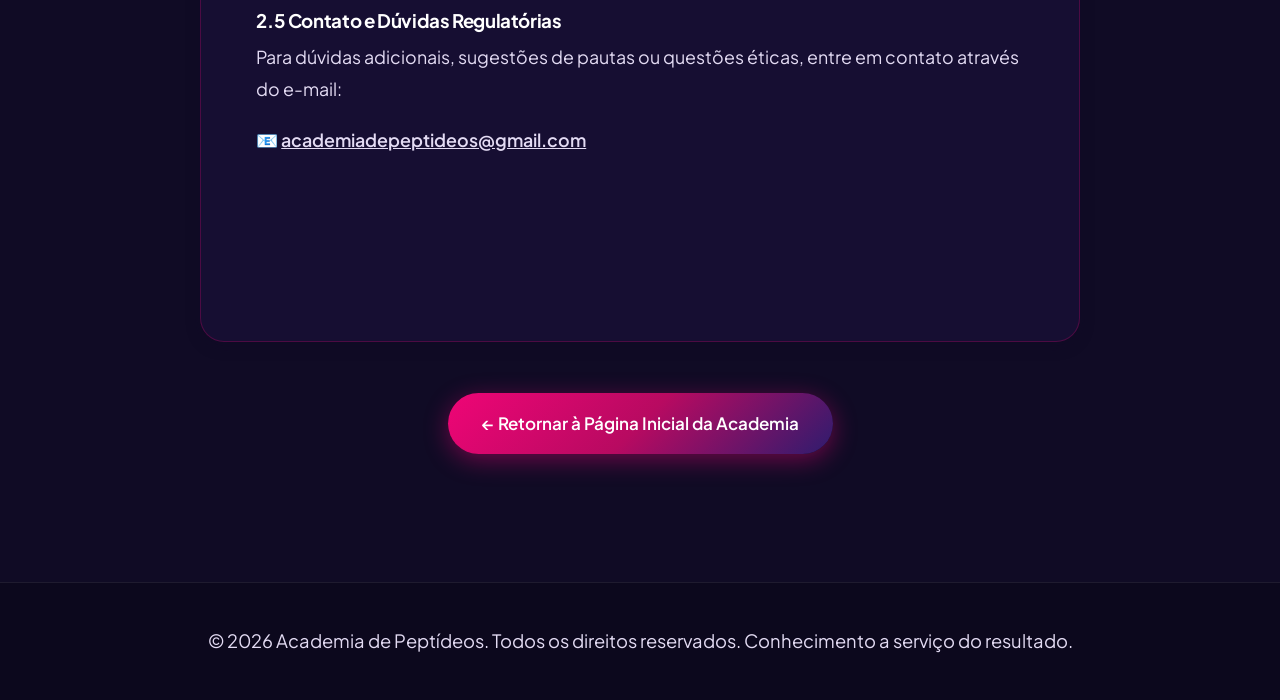
<file: termos.html>
<!DOCTYPE html>
<html lang="pt-BR">
<head>
  <meta charset="UTF-8">
  <meta name="viewport" content="width=device-width, initial-scale=1.0">
  <meta name="description" content="Política de Privacidade e Termos de Uso Educativo da Academia de Peptídeos. Informações sobre tratamento de dados conforme a LGPD e o caráter exclusivamente científico de nossas publicações.">
  <meta name="robots" content="index, follow">
  <title>Privacidade e Termos de Uso | Academia de Peptídeos</title>

  <!-- Google Fonts -->
  <link rel="preconnect" href="https://fonts.googleapis.com">
  <link rel="preconnect" href="https://fonts.gstatic.com" crossorigin>
  <link href="https://fonts.googleapis.com/css2?family=Inter:wght@300;400;500;600;700&family=Plus+Jakarta+Sans:wght@400;500;600;700;800&family=Space+Grotesk:wght@500;700&display=swap" rel="stylesheet">

  <link rel="stylesheet" href="css/style.css">
</head>
<body>

  <div class="mesh-glow-overlay"></div>

  <!-- Header Simples -->
  <header class="site-header" style="position: sticky;">
    <div class="container header-container">
      <a href="index.html" class="brand-logo" aria-label="Academia de Peptídeos Home">
        <div class="logo-helix">
          <svg width="22" height="22" viewBox="0 0 24 24" fill="none" stroke="currentColor" stroke-width="2.2" stroke-linecap="round" stroke-linejoin="round">
            <path d="M4.5 16.5c-1.5 1.26-2 5-2 5s3.74-.5 5-2c.71-.84.7-2.13-.09-2.91a2.18 2.18 0 0 0-2.91-.09z"/>
            <path d="m12 15-3-3a22 22 0 0 1 2-3.95A12.88 12.88 0 0 1 22 2c0 2.72-.78 7.5-6 11a22.35 22.35 0 0 1-4 2z"/>
            <path d="M9 12H4s.55-3.03 2-4.5c1.45-1.47 4.5-2 4.5-2"/>
            <path d="M15 15v5s3.03-.55 4.5-2c1.47-1.45 2-4.5 2-4.5"/>
          </svg>
        </div>
        <div class="brand-text">
          <span class="brand-name">Academia de Peptídeos</span>
          <span class="brand-slogan">Conhecimento a serviço do resultado</span>
        </div>
      </a>

      <div>
        <a href="index.html" class="btn btn-secondary btn-sm">← Voltar ao Início</a>
      </div>
    </div>
  </header>

  <main class="legal-page">
    <div class="container legal-container">
      
      <div class="legal-back-nav">
        <a href="index.html" class="legal-back-link">
          ← Voltar para a página principal
        </a>
      </div>

      <!-- Card Central -->
      <article class="legal-card">
        <h1>Política de Privacidade & Termos de Uso Educativo</h1>
        <span class="legal-updated">Última atualização: Outubro de 2026 • Academia de Peptídeos</span>

        <!-- SEÇÃO 1: PRIVACIDADE -->
        <section id="privacidade" class="legal-section-block">
          <h2>
            <span style="color: var(--accent-cyan);">1.</span> Política de Privacidade (LGPD)
          </h2>
          <p>
            A <strong>Academia de Peptídeos</strong> tem o compromisso inegociável com a segurança, transparência e privacidade dos dados de seus usuários, em total conformidade com a Lei Geral de Proteção de Dados Pessoais (Lei nº 13.709/2018 - LGPD).
          </p>

          <div class="legal-highlight-box">
            <p>
              <strong>Resumo Essencial:</strong> Seus dados (Nome, E-mail e WhatsApp) são solicitados única e exclusivamente para o envio do conteúdo científico em PDF sobre peptídeos e comunicações educacionais legítimas. Jamais comercializamos, alugamos ou compartilhamos seus dados com terceiros.
            </p>
          </div>

          <h3 style="font-size: 1.1rem; color: #fff; margin: 1.25rem 0 0.5rem 0;">1.1 Dados Coletados</h3>
          <p>Ao preencher o formulário para receber o material exclusivo em PDF, coletamos:</p>
          <ul>
            <li><strong>Nome Completo:</strong> Para personalização da comunicação e envio ético do material;</li>
            <li><strong>Endereço de E-mail:</strong> Para envio imediato do arquivo em PDF e estudos complementares;</li>
            <li><strong>Número do WhatsApp:</strong> Para entrega direta do link do arquivo digital e suporte a dúvidas com especialistas.</li>
          </ul>

          <h3 style="font-size: 1.1rem; color: #fff; margin: 1.25rem 0 0.5rem 0;">1.2 Finalidade e Base Legal</h3>
          <p>
            O tratamento de seus dados pessoais ocorre mediante seu consentimento livre e espontâneo (Art. 7º, I da LGPD). Os dados são utilizados unicamente para:
          </p>
          <ul>
            <li>Envio do conteúdo exclusivo em PDF sobre peptídeos metabólicos (Tirzepatida, Retatrutida, sinalização celular e ensaios clínicos);</li>
            <li>Avisos de novas publicações acadêmicas e aulas educativas em nossas redes oficiais;</li>
            <li>Canal de suporte institucional via e-mail ou WhatsApp.</li>
          </ul>

          <h3 style="font-size: 1.1rem; color: #fff; margin: 1.25rem 0 0.5rem 0;">1.3 Não Compartilhamento de Dados</h3>
          <p>
            A Academia de Peptídeos <strong>não vende, não compartilha e não transfere</strong> seus dados cadastrais para parceiros comerciais, laboratórios farmacêuticos ou empresas de marketing de terceiros.
          </p>

          <h3 style="font-size: 1.1rem; color: #fff; margin: 1.25rem 0 0.5rem 0;">1.4 Direitos do Titular (Seus Direitos)</h3>
          <p>
            Você pode, a qualquer momento e sem custos, solicitar a confirmação, correção, atualização ou exclusão definitiva de todos os seus dados pessoais de nossa base. Para exercer esses direitos, basta enviar um e-mail para:
          </p>
          <p>
            📧 <a href="mailto:academiadepeptideos@gmail.com" style="color: var(--accent-cyan); font-weight: 600;">academiadepeptideos@gmail.com</a>
          </p>
        </section>

        <hr style="border: none; border-top: 1px solid var(--border-subtle); margin: 3rem 0;">

        <!-- SEÇÃO 2: TERMOS DE USO EDUCATIVO -->
        <section id="termos" class="legal-section-block">
          <h2>
            <span style="color: var(--accent-cyan);">2.</span> Termos de Uso Educativo & Isenção Médica
          </h2>
          
          <div class="legal-highlight-box" style="border-left-color: var(--accent-amber);">
            <p>
              <strong>Aviso de Ética e Segurança:</strong> O portal Academia de Peptídeos é um veículo independente de tradução de literatura científica e farmacológica. Não realizamos consultas médicas, diagnósticos ou prescrições. O uso de substâncias farmacológicas requer acompanhamento médico presencial obrigatório.
            </p>
          </div>

          <h3 style="font-size: 1.1rem; color: #fff; margin: 1.25rem 0 0.5rem 0;">2.1 Finalidade Exclusivamente Pedagógica</h3>
          <p>
            Todo o material produzido pela Academia de Peptídeos — incluindo textos do site, infográficos, vídeos, postagens em mídias sociais e o conteúdo em PDF — tem propósito estritamente didático, educacional e de popularização da ciência.
          </p>

          <h3 style="font-size: 1.1rem; color: #fff; margin: 1.25rem 0 0.5rem 0;">2.2 Relação Médico-Paciente e Conduta Clínica</h3>
          <p>
            Nenhuma informação presente neste portal deve ser utilizada para substituir o aconselhamento, diagnóstico ou plano terapêutico formulado por um médico devidamente registrado no Conselho Federal de Medicina (CFM).
          </p>
          <p>
            O uso de peptídeos sintéticos, agonistas de receptores GLP-1/GIP/Glucagon (como Tirzepatida e Retatrutida) ou quaisquer outros análogos hormonais demanda análise laboratorial prévia, avaliação de riscos individuais e prescrição médica habilitada, respeitando as normas sanitárias da ANVISA.
          </p>

          <h3 style="font-size: 1.1rem; color: #fff; margin: 1.25rem 0 0.5rem 0;">2.3 Não Comercialização de Insumos</h3>
          <p>
            A Academia de Peptídeos <strong>não comercializa</strong> medicamentos, peptídeos de pesquisa, seringas ou insumos biológicos de qualquer natureza, nem endossa a aquisição em canais não autorizados pela autoridade sanitária competente.
          </p>

          <h3 style="font-size: 1.1rem; color: #fff; margin: 1.25rem 0 0.5rem 0;">2.4 Propriedade Intelectual</h3>
          <p>
            Os textos, esquemas gráficos e compilações de estudos disponibilizados são de titularidade da Academia de Peptídeos. É permitida a citação e compartilhamento para fins educacionais desde que citada a fonte original com link para este portal.
          </p>

          <h3 style="font-size: 1.1rem; color: #fff; margin: 1.25rem 0 0.5rem 0;">2.5 Contato e Dúvidas Regulatórias</h3>
          <p>
            Para dúvidas adicionais, sugestões de pautas ou questões éticas, entre em contato através do e-mail:
          </p>
          <p>
            📧 <a href="mailto:academiadepeptideos@gmail.com" style="color: var(--accent-cyan); font-weight: 600;">academiadepeptideos@gmail.com</a>
          </p>
        </section>

      </article>

      <div style="text-align: center; margin-bottom: 2rem;">
        <a href="index.html" class="btn btn-primary">← Retornar à Página Inicial da Academia</a>
      </div>

    </div>
  </main>

  <footer class="site-footer" style="padding: 2.5rem 0;">
    <div class="container" style="text-align: center; font-size: 0.85rem; color: var(--text-muted);">
      <p>© 2026 Academia de Peptídeos. Todos os direitos reservados. Conhecimento a serviço do resultado.</p>
    </div>
  </footer>

</body>
</html>
</file>
<file: css/style.css>
/* ==========================================================================
   ACADEMIA DE PEPTÍDEOS - DESIGN SYSTEM & IDENTIDADE VISUAL
   Slogan: "Conhecimento a serviço do resultado"
   Personalidade: Minimalista, Sério, Fácil de Entender, Feminino & Acolhedor
   Público: Mulheres, Idosos, Pessoas sobrepeso & Entusiastas de Saúde
   Paleta Oficial: #EF0576 | #2E1C6E | #100B25 | #FFFFFF
   ========================================================================== */

/* --- Variáveis e Tokens de Design --- */
:root {
  /* Cores de Fundo e Superfície (Midnight Plum & Velvet Violet) */
  --bg-primary: #100B25;
  --bg-secondary: #171033;
  --bg-tertiary: #221649;
  --bg-card: rgba(26, 17, 56, 0.76);
  --bg-card-hover: rgba(38, 25, 82, 0.88);
  --bg-glass: rgba(46, 28, 110, 0.42);
  --bg-glass-hover: rgba(239, 5, 118, 0.16);

  /* Paleta Oficial da Marca */
  --accent-rose: #EF0576;
  --accent-rose-glow: rgba(239, 5, 118, 0.38);
  --accent-rose-light: #F472B6;
  --accent-rose-subtle: rgba(239, 5, 118, 0.12);
  
  --accent-indigo: #2E1C6E;
  --accent-violet: #8B5CF6;
  --accent-violet-subtle: rgba(139, 92, 246, 0.14);
  --accent-lavender: #DDD6FE;
  
  --accent-amber: #FBBF24;
  --accent-amber-subtle: rgba(251, 191, 36, 0.14);
  
  /* Gradientes Harmoniosos Femininos & Científicos */
  --grad-rose-violet: linear-gradient(135deg, #EF0576 0%, #2E1C6E 100%);
  --grad-rose-light: linear-gradient(135deg, #EF0576 0%, #C084FC 100%);
  --grad-button-primary: linear-gradient(135deg, #EF0576 0%, #B80A61 50%, #2E1C6E 100%);
  --grad-card-border: linear-gradient(135deg, rgba(239, 5, 118, 0.4), rgba(46, 28, 110, 0.5), rgba(255, 255, 255, 0.1));
  --grad-hero-glow: radial-gradient(circle at 50% -10%, rgba(239, 5, 118, 0.22), transparent 70%);

  /* Tipografia & Acessibilidade (Alto Contraste p/ Leitura sem Cansaço) */
  --text-primary: #FFFFFF;
  --text-secondary: #E3DBF3;     /* Lilás suave com excelente contraste WCAG AAA */
  --text-muted: #A89CC4;
  --text-highlight: #FFFFFF;
  --text-soft-rose: #FCE7F3;

  /* Bordas & Sombras Aveludadas */
  --border-subtle: rgba(255, 255, 255, 0.11);
  --border-focus: rgba(239, 5, 118, 0.7);
  --shadow-sm: 0 4px 14px rgba(16, 11, 37, 0.4);
  --shadow-md: 0 10px 32px rgba(16, 11, 37, 0.6);
  --shadow-glow: 0 0 30px rgba(239, 5, 118, 0.26);
  --shadow-violet-glow: 0 0 30px rgba(46, 28, 110, 0.35);

  /* Geometria e Formas Suaves (Mais Acolhedoras) */
  --radius-sm: 10px;
  --radius-md: 16px;
  --radius-lg: 24px;
  --radius-full: 9999px;
  --transition-fast: 0.2s cubic-bezier(0.4, 0, 0.2, 1);
  --transition-smooth: 0.35s cubic-bezier(0.16, 1, 0.3, 1);

  /* Layout */
  --max-width: 1240px;
  --header-height: 84px;
}

/* --- Reset e Configurações Globais --- */
*, *::before, *::after {
  box-sizing: border-box;
  margin: 0;
  padding: 0;
}

html {
  /* Tamanho base ligeiramente ampliado para facilitar a leitura de idosos e reduzir fadiga */
  font-size: 17px;
  scroll-behavior: smooth;
  scroll-padding-top: var(--header-height);
  -webkit-font-smoothing: antialiased;
  -moz-osx-font-smoothing: grayscale;
}

body {
  font-family: 'Plus Jakarta Sans', -apple-system, BlinkMacSystemFont, 'Segoe UI', Roboto, sans-serif;
  background-color: var(--bg-primary);
  color: var(--text-primary);
  line-height: 1.72;
  overflow-x: hidden;
  position: relative;
  min-height: 100vh;
}

/* Fundo Dinâmico com Mesh de Gradiente e Canvas */
#molecular-canvas {
  position: fixed;
  top: 0;
  left: 0;
  width: 100%;
  height: 100%;
  pointer-events: none;
  z-index: 0;
  opacity: 0.55;
}

.mesh-glow-overlay {
  position: fixed;
  top: 0;
  left: 0;
  width: 100%;
  height: 100%;
  background: 
    radial-gradient(circle at 12% 18%, rgba(239, 5, 118, 0.12) 0%, transparent 48%),
    radial-gradient(circle at 88% 68%, rgba(46, 28, 110, 0.32) 0%, transparent 52%),
    radial-gradient(circle at 50% 92%, rgba(239, 5, 118, 0.08) 0%, transparent 44%);
  pointer-events: none;
  z-index: 0;
}

/* --- Container e Estruturas --- */
.container {
  width: 100%;
  max-width: var(--max-width);
  margin: 0 auto;
  position: relative;
  z-index: 1;
}

section {
  padding: 6.5rem 0;
  position: relative;
  z-index: 1;
}

/* --- Tipografia --- */
h1, h2, h3, h4, h5, h6 {
  font-family: 'Plus Jakarta Sans', sans-serif;
  color: var(--text-highlight);
  line-height: 1.25;
  font-weight: 700;
  letter-spacing: -0.02em;
}

p {
  color: var(--text-secondary);
  font-size: 1.08rem;
  line-height: 1.72;
}

.gradient-text {
  background: linear-gradient(135deg, #FFFFFF 10%, #EF0576 65%, #DDD6FE 100%);
  -webkit-background-clip: text;
  -webkit-text-fill-color: transparent;
  display: inline-block;
}

.emerald-text {
  background: var(--grad-rose-violet);
  -webkit-background-clip: text;
  -webkit-text-fill-color: transparent;
  display: inline-block;
}

/* --- Badges & Chips Acolhedores --- */
.badge {
  display: inline-flex;
  align-items: center;
  gap: 0.6rem;
  padding: 0.45rem 1.1rem;
  background: var(--accent-rose-subtle);
  border: 1px solid rgba(239, 5, 118, 0.32);
  border-radius: var(--radius-full);
  color: #FFFFFF;
  font-size: 0.82rem;
  font-weight: 600;
  text-transform: uppercase;
  letter-spacing: 0.07em;
  margin-bottom: 1.35rem;
  backdrop-filter: blur(10px);
}

.badge-pulse {
  width: 9px;
  height: 9px;
  background-color: var(--accent-rose);
  border-radius: 50%;
  box-shadow: 0 0 12px var(--accent-rose);
  animation: pulse 2.2s infinite;
}

@keyframes pulse {
  0% { transform: scale(0.95); box-shadow: 0 0 0 0 rgba(239, 5, 118, 0.7); }
  70% { transform: scale(1.15); box-shadow: 0 0 0 9px rgba(239, 5, 118, 0); }
  100% { transform: scale(0.95); box-shadow: 0 0 0 0 rgba(239, 5, 118, 0); }
}

.section-header {
  text-align: center;
  max-width: 800px;
  margin: 0 auto 3.75rem auto;
}

.section-header h2 {
  font-size: clamp(2rem, 3.4vw, 2.75rem);
  margin-bottom: 1.15rem;
}

.section-header p {
  font-size: 1.15rem;
  color: var(--text-secondary);
}

/* --- Botões de Ação (CTAs Confortáveis e Acessíveis) --- */
.btn {
  display: inline-flex;
  align-items: center;
  justify-content: center;
  gap: 0.7rem;
  padding: 0.95rem 2rem;
  border-radius: var(--radius-full);
  font-family: 'Plus Jakarta Sans', sans-serif;
  font-size: 1rem;
  font-weight: 600;
  text-decoration: none;
  cursor: pointer;
  transition: all var(--transition-smooth);
  border: none;
  outline: none;
  white-space: nowrap;
  min-height: 52px; /* Área de toque confortável para público sênior */
}

.btn-primary {
  background: var(--grad-button-primary);
  color: #FFFFFF;
  box-shadow: 0 6px 24px rgba(239, 5, 118, 0.42);
}

.btn-primary:hover {
  transform: translateY(-2px);
  box-shadow: 0 10px 32px rgba(239, 5, 118, 0.6);
  color: #FFFFFF;
}

.btn-secondary {
  background: var(--bg-glass);
  color: var(--text-primary);
  border: 1px solid rgba(239, 5, 118, 0.28);
  backdrop-filter: blur(14px);
}

.btn-secondary:hover {
  background: rgba(239, 5, 118, 0.18);
  border-color: var(--accent-rose);
  transform: translateY(-2px);
  color: #FFFFFF;
}

.btn-whatsapp {
  background: linear-gradient(135deg, #25D366 0%, #128C7E 100%);
  color: #ffffff;
  box-shadow: 0 6px 22px rgba(37, 211, 102, 0.32);
}

.btn-whatsapp:hover {
  transform: translateY(-2px);
  box-shadow: 0 10px 32px rgba(37, 211, 102, 0.5);
  color: #ffffff;
}

.btn-sm {
  padding: 0.65rem 1.4rem;
  font-size: 0.9rem;
  min-height: 44px;
}

.btn-icon {
  font-size: 1.15rem;
}

/* ==========================================================================
   HEADER & NAVBAR (LIMPO & ELEGANTE)
   ========================================================================== */
.site-header {
  position: fixed;
  top: 0;
  left: 0;
  width: 100%;
  height: var(--header-height);
  background: rgba(16, 11, 37, 0.86);
  backdrop-filter: blur(20px);
  border-bottom: 1px solid var(--border-subtle);
  z-index: 100;
  transition: background-color var(--transition-fast), border-color var(--transition-fast);
}

.site-header.scrolled {
  background: rgba(16, 11, 37, 0.96);
  border-bottom-color: rgba(239, 5, 118, 0.22);
  box-shadow: var(--shadow-sm);
}

.header-container {
  display: flex;
  align-items: center;
  justify-content: space-between;
  height: 100%;
}

.brand-logo {
  display: flex;
  align-items: center;
  gap: 0.85rem;
  text-decoration: none;
}

.logo-helix {
  width: 42px;
  height: 42px;
  display: flex;
  align-items: center;
  justify-content: center;
  background: var(--accent-rose-subtle);
  border: 1px solid rgba(239, 5, 118, 0.4);
  border-radius: 12px;
  color: var(--accent-rose);
  box-shadow: 0 0 15px rgba(239, 5, 118, 0.2);
}

.brand-text {
  display: flex;
  flex-direction: column;
}

.brand-name {
  font-size: 1.2rem;
  font-weight: 800;
  color: #FFFFFF;
  line-height: 1.15;
  letter-spacing: -0.02em;
}

.brand-slogan {
  font-size: 0.72rem;
  color: var(--accent-rose-light);
  text-transform: uppercase;
  letter-spacing: 0.08em;
  font-weight: 600;
}

.nav-links {
  display: flex;
  align-items: center;
  gap: 2rem;
  list-style: none;
}

.nav-link {
  color: var(--text-secondary);
  text-decoration: none;
  font-size: 0.96rem;
  font-weight: 500;
  transition: color var(--transition-fast);
  position: relative;
}

.nav-link::after {
  content: '';
  position: absolute;
  bottom: 0;
  left: 0;
  width: 0%;
  height: 2px;
  background: var(--accent-rose);
  transition: width var(--transition-smooth);
}

.nav-link:hover {
  color: #FFFFFF;
}

.nav-link:hover::after {
  width: 100%;
}

.header-actions {
  display: flex;
  align-items: center;
  gap: 1.25rem;
}

.menu-toggle {
  display: none;
  background: transparent;
  border: none;
  color: var(--text-primary);
  font-size: 1.7rem;
  cursor: pointer;
}

/* ==========================================================================
   SEÇÃO 1: HERO SECTION
   ========================================================================== */
.hero-section {
  padding-top: calc(var(--header-height) + 3.5rem);
  padding-bottom: 5.5rem;
  min-height: 92vh;
  display: flex;
  align-items: center;
  position: relative;
}

.hero-grid {
  display: grid;
  grid-template-columns: 1.2fr 0.8fr;
  align-items: center;
  gap: 3.5rem;
}

.hero-content h1 {
  font-size: clamp(2.35rem, 4vw, 3.5rem);
  font-weight: 800;
  line-height: 1.18;
  margin-bottom: 1.5rem;
  letter-spacing: -0.03em;
}

.hero-subtitle {
  font-size: 1.2rem;
  line-height: 1.78;
  color: var(--text-secondary);
  margin-bottom: 2.35rem;
  max-width: 620px;
}

.hero-subtitle strong {
  color: #FFFFFF;
}

.hero-actions {
  display: flex;
  flex-wrap: wrap;
  align-items: center;
  gap: 1.25rem;
  margin-bottom: 1.2rem;
}

.hero-note {
  font-size: 0.88rem;
  color: var(--text-muted);
  display: block;
  margin-bottom: 1.5rem;
}

/* Hero Lado Visual */
.hero-visual {
  position: relative;
  display: flex;
  justify-content: center;
  align-items: center;
}

.molecule-container {
  width: 100%;
  max-width: 460px;
  aspect-ratio: 1 / 1;
  position: relative;
  border-radius: 50%;
  background: radial-gradient(circle, rgba(239, 5, 118, 0.12) 0%, rgba(46, 28, 110, 0.35) 60%, transparent 75%);
  display: flex;
  align-items: center;
  justify-content: center;
}

.core-sphere {
  width: 190px;
  height: 190px;
  border-radius: 50%;
  background: radial-gradient(circle at 35% 35%, #EF0576 0%, #7C3AED 45%, #2E1C6E 75%, #100B25 95%);
  box-shadow: 0 0 70px rgba(239, 5, 118, 0.45), inset 0 0 28px rgba(255, 255, 255, 0.4);
  position: relative;
  animation: floatOrb 6s ease-in-out infinite;
}

.orbital-ring {
  position: absolute;
  border: 1px dashed rgba(239, 5, 118, 0.35);
  border-radius: 50%;
  animation: rotateOrbit 24s linear infinite;
}

.ring-1 {
  width: 320px;
  height: 320px;
  border-width: 1.5px;
}

.ring-2 {
  width: 430px;
  height: 430px;
  border-color: rgba(139, 92, 246, 0.32);
  animation-direction: reverse;
  animation-duration: 32s;
}

@keyframes floatOrb {
  0%, 100% { transform: translateY(0px) scale(1); }
  50% { transform: translateY(-12px) scale(1.02); }
}

@keyframes rotateOrbit {
  from { transform: rotate(0deg); }
  to { transform: rotate(360deg); }
}

/* Floating Glass Badges */
.floating-glass-card {
  position: absolute;
  background: rgba(23, 16, 51, 0.88);
  backdrop-filter: blur(16px);
  border: 1px solid rgba(239, 5, 118, 0.28);
  border-radius: var(--radius-md);
  padding: 0.9rem 1.25rem;
  box-shadow: var(--shadow-md);
  display: flex;
  align-items: center;
  gap: 0.85rem;
  z-index: 2;
  transition: transform var(--transition-smooth);
}

.floating-glass-card:hover {
  transform: translateY(-4px) scale(1.03);
  border-color: var(--accent-rose);
  box-shadow: 0 8px 30px rgba(239, 5, 118, 0.3);
}

.card-top {
  top: 5%;
  left: -8%;
  animation: floatCard1 5s ease-in-out infinite;
}

.card-mid {
  bottom: 8%;
  left: -5%;
  animation: floatCard2 6s ease-in-out infinite;
}

.card-right {
  top: 45%;
  right: -10%;
  animation: floatCard3 7s ease-in-out infinite;
}

@keyframes floatCard1 {
  0%, 100% { transform: translateY(0px); }
  50% { transform: translateY(-8px); }
}

@keyframes floatCard2 {
  0%, 100% { transform: translateY(0px); }
  50% { transform: translateY(8px); }
}

@keyframes floatCard3 {
  0%, 100% { transform: translateY(0px); }
  50% { transform: translateY(-6px); }
}

.card-icon {
  width: 40px;
  height: 40px;
  border-radius: 10px;
  background: var(--accent-rose-subtle);
  display: flex;
  align-items: center;
  justify-content: center;
  color: var(--accent-rose);
  font-size: 1.15rem;
}

.card-icon.emerald {
  background: rgba(239, 5, 118, 0.16);
  color: #FFFFFF;
}

.card-info {
  display: flex;
  flex-direction: column;
}

.card-label {
  font-size: 0.74rem;
  color: var(--text-muted);
  text-transform: uppercase;
  font-weight: 600;
  letter-spacing: 0.05em;
}

.card-val {
  font-size: 0.94rem;
  font-weight: 700;
  color: #FFFFFF;
}

/* ==========================================================================
   SEÇÃO 2: POSICIONAMENTO & SOBRE A ACADEMIA
   ========================================================================== */
.about-section {
  background: linear-gradient(180deg, var(--bg-primary) 0%, var(--bg-secondary) 50%, var(--bg-primary) 100%);
  border-top: 1px solid var(--border-subtle);
  border-bottom: 1px solid var(--border-subtle);
}

.about-grid {
  display: grid;
  grid-template-columns: 1fr 1fr;
  gap: 4.5rem;
  align-items: flex-start;
}

.about-text h2 {
  font-size: clamp(2rem, 3.2vw, 2.75rem);
  margin-bottom: 1.5rem;
}

.lead-paragraph {
  font-size: 1.24rem;
  color: #FFFFFF;
  font-weight: 500;
  line-height: 1.7;
  margin-bottom: 1.6rem;
}

.quote-box {
  margin: 2rem 0;
  padding: 1.6rem 2rem;
  background: rgba(46, 28, 110, 0.32);
  border-left: 4px solid var(--accent-rose);
  border-radius: 0 var(--radius-md) var(--radius-md) 0;
  box-shadow: 0 4px 20px rgba(0, 0, 0, 0.25);
}

.quote-box p {
  color: #FFFFFF;
  font-style: italic;
  font-weight: 500;
  font-size: 1.12rem;
  line-height: 1.75;
}

.stats-row {
  display: grid;
  grid-template-columns: repeat(2, 1fr);
  gap: 2rem;
  margin-top: 2.75rem;
}

.stat-item {
  display: flex;
  flex-direction: column;
}

.stat-num {
  font-family: 'Plus Jakarta Sans', sans-serif;
  font-size: 2.4rem;
  font-weight: 800;
  color: var(--accent-rose);
  line-height: 1;
  margin-bottom: 0.45rem;
}

.stat-desc {
  font-size: 0.92rem;
  color: var(--text-secondary);
  line-height: 1.5;
}

/* Comparativo de Mercado */
.comparison-card {
  background: var(--bg-card);
  border: 1px solid rgba(255, 255, 255, 0.12);
  border-radius: var(--radius-lg);
  padding: 2.5rem;
  backdrop-filter: blur(18px);
  box-shadow: var(--shadow-md);
  position: relative;
  overflow: hidden;
}

.comparison-card::before {
  content: '';
  position: absolute;
  top: 0;
  left: 0;
  width: 100%;
  height: 4px;
  background: var(--grad-rose-violet);
}

.comparison-card h3 {
  font-size: 1.4rem;
  margin-bottom: 2rem;
  text-align: center;
  color: #FFFFFF;
}

.comparison-table {
  display: flex;
  flex-direction: column;
  gap: 1.35rem;
}

.comparison-row {
  display: grid;
  grid-template-columns: 1fr 1fr;
  gap: 1.35rem;
  padding-bottom: 1.35rem;
  border-bottom: 1px solid var(--border-subtle);
}

.comparison-row:last-child {
  border-bottom: none;
  padding-bottom: 0;
}

.comp-col-bad {
  background: rgba(239, 68, 68, 0.08);
  border: 1px solid rgba(239, 68, 68, 0.22);
  padding: 1.15rem;
  border-radius: var(--radius-sm);
  font-size: 0.94rem;
  color: #FCA5A5;
  display: flex;
  gap: 0.65rem;
  line-height: 1.6;
}

.comp-col-good {
  background: rgba(239, 5, 118, 0.08);
  border: 1px solid rgba(239, 5, 118, 0.32);
  padding: 1.15rem;
  border-radius: var(--radius-sm);
  font-size: 0.94rem;
  color: #FCE7F3;
  display: flex;
  gap: 0.65rem;
  font-weight: 500;
  line-height: 1.6;
}

.comp-icon {
  font-size: 1.15rem;
  flex-shrink: 0;
}

/* ==========================================================================
   SEÇÃO 3: OS PILARES DE CONTEÚDO (BENTO GRID MODERNO)
   ========================================================================== */
.pillars-section {
  position: relative;
}

.bento-grid {
  display: grid;
  grid-template-columns: repeat(12, 1fr);
  gap: 1.85rem;
}

.pillar-card {
  background: var(--bg-card);
  border: 1px solid rgba(255, 255, 255, 0.1);
  border-radius: var(--radius-lg);
  padding: 2.75rem 2.5rem;
  backdrop-filter: blur(18px);
  display: flex;
  flex-direction: column;
  justify-content: space-between;
  position: relative;
  overflow: hidden;
  transition: all var(--transition-smooth);
  cursor: pointer;
}

.pillar-card:hover {
  transform: translateY(-6px);
  border-color: rgba(239, 5, 118, 0.45);
  box-shadow: 0 12px 35px rgba(239, 5, 118, 0.22);
}

.pillar-card::after {
  content: '';
  position: absolute;
  top: 0;
  left: 0;
  width: 100%;
  height: 100%;
  background: radial-gradient(circle at top right, rgba(239, 5, 118, 0.08), transparent 60%);
  pointer-events: none;
}

.pillar-card.card-large-1 {
  grid-column: span 7;
}

.pillar-card.card-large-2 {
  grid-column: span 5;
}

.pillar-card.card-large-3 {
  grid-column: span 5;
}

.pillar-card.card-large-4 {
  grid-column: span 7;
}

.pillar-header {
  margin-bottom: 1.6rem;
}

.pillar-meta {
  display: flex;
  align-items: center;
  justify-content: space-between;
  margin-bottom: 1.35rem;
}

.pillar-tag {
  font-size: 0.74rem;
  font-weight: 700;
  text-transform: uppercase;
  letter-spacing: 0.06em;
  padding: 0.35rem 0.8rem;
  border-radius: var(--radius-full);
  background: rgba(255, 255, 255, 0.08);
  color: var(--text-secondary);
}

.pillar-tag.teal {
  color: #FFFFFF;
  background: rgba(239, 5, 118, 0.2);
  border: 1px solid rgba(239, 5, 118, 0.4);
}

.pillar-tag.emerald {
  color: #FFFFFF;
  background: rgba(139, 92, 246, 0.22);
  border: 1px solid rgba(139, 92, 246, 0.4);
}

.pillar-tag.purple {
  color: var(--accent-lavender);
  background: rgba(46, 28, 110, 0.4);
  border: 1px solid rgba(239, 5, 118, 0.3);
}

.pillar-tag.amber {
  color: var(--accent-amber);
  background: var(--accent-amber-subtle);
  border: 1px solid rgba(251, 191, 36, 0.35);
}

.pillar-icon-box {
  width: 56px;
  height: 56px;
  border-radius: var(--radius-md);
  background: rgba(239, 5, 118, 0.12);
  display: flex;
  align-items: center;
  justify-content: center;
  color: var(--accent-rose);
  font-size: 1.6rem;
  border: 1px solid rgba(239, 5, 118, 0.3);
}

.pillar-card h3 {
  font-size: 1.5rem;
  margin-bottom: 0.95rem;
  color: #FFFFFF;
}

.pillar-card p {
  font-size: 1.05rem;
  line-height: 1.7;
}

.pillar-topics {
  list-style: none;
  margin: 1.75rem 0 2rem 0;
  display: flex;
  flex-wrap: wrap;
  gap: 0.6rem;
}

.pillar-topics li {
  font-size: 0.82rem;
  background: rgba(255, 255, 255, 0.06);
  border: 1px solid var(--border-subtle);
  padding: 0.4rem 0.85rem;
  border-radius: var(--radius-sm);
  color: var(--text-secondary);
}

.pillar-action {
  display: inline-flex;
  align-items: center;
  gap: 0.55rem;
  font-size: 0.98rem;
  font-weight: 600;
  color: var(--accent-rose);
  text-decoration: none;
  transition: gap var(--transition-fast);
}

.pillar-card:hover .pillar-action {
  gap: 0.95rem;
  color: var(--accent-rose-light);
}

/* ==========================================================================
   SEÇÃO 4: INTEGRAÇÃO MULTICANAL (CANAIS OFICIAIS)
   ========================================================================== */
.multichannel-section {
  background: var(--bg-secondary);
  border-top: 1px solid var(--border-subtle);
  border-bottom: 1px solid var(--border-subtle);
}

.social-channels-grid {
  display: grid;
  grid-template-columns: repeat(3, 1fr);
  gap: 2.2rem;
}

.social-channel-card {
  background: var(--bg-card);
  border: 1px solid rgba(255, 255, 255, 0.1);
  border-radius: var(--radius-lg);
  padding: 2.5rem 2.2rem;
  backdrop-filter: blur(18px);
  display: flex;
  flex-direction: column;
  justify-content: space-between;
  position: relative;
  overflow: hidden;
  transition: all var(--transition-smooth);
}

.social-channel-card::before {
  content: '';
  position: absolute;
  top: 0;
  left: 0;
  width: 100%;
  height: 4px;
  background: transparent;
  transition: background var(--transition-smooth);
}

.social-channel-card.card-yt:hover::before {
  background: #FF0000;
}

.social-channel-card.card-ig:hover::before {
  background: linear-gradient(135deg, #EF0576 0%, #F59E0B 100%);
}

.social-channel-card.card-tk:hover::before {
  background: var(--grad-rose-violet);
}

.social-channel-card:hover {
  transform: translateY(-6px);
  box-shadow: var(--shadow-md);
  border-color: rgba(239, 5, 118, 0.35);
}

.social-channel-card.card-yt:hover {
  border-color: rgba(255, 0, 0, 0.4);
  box-shadow: 0 12px 35px rgba(255, 0, 0, 0.18);
}

.social-channel-card.card-ig:hover {
  border-color: rgba(239, 5, 118, 0.5);
  box-shadow: 0 12px 35px rgba(239, 5, 118, 0.22);
}

.social-channel-card.card-tk:hover {
  border-color: rgba(139, 92, 246, 0.5);
  box-shadow: 0 12px 35px rgba(139, 92, 246, 0.22);
}

.channel-card-header {
  display: flex;
  align-items: center;
  justify-content: space-between;
  margin-bottom: 1.6rem;
}

.channel-icon-wrapper {
  width: 56px;
  height: 56px;
  border-radius: var(--radius-md);
  display: flex;
  align-items: center;
  justify-content: center;
  font-size: 1.6rem;
  background: rgba(255, 255, 255, 0.06);
  border: 1px solid var(--border-subtle);
}

.card-yt .channel-icon-wrapper {
  color: #FF0000;
  background: rgba(255, 0, 0, 0.12);
  border-color: rgba(255, 0, 0, 0.3);
}

.card-ig .channel-icon-wrapper {
  color: var(--accent-rose);
  background: var(--accent-rose-subtle);
  border-color: rgba(239, 5, 118, 0.35);
}

.card-tk .channel-icon-wrapper {
  color: var(--accent-lavender);
  background: rgba(46, 28, 110, 0.4);
  border-color: rgba(139, 92, 246, 0.35);
}

.channel-tag {
  font-size: 0.74rem;
  font-weight: 700;
  text-transform: uppercase;
  letter-spacing: 0.06em;
  padding: 0.35rem 0.85rem;
  border-radius: var(--radius-full);
  background: rgba(255, 255, 255, 0.06);
  color: var(--text-secondary);
  border: 1px solid var(--border-subtle);
}

.channel-card-body h3 {
  font-size: 1.45rem;
  color: #FFFFFF;
  margin-bottom: 0.4rem;
}

.channel-handle {
  display: inline-block;
  font-size: 0.94rem;
  font-weight: 600;
  color: var(--accent-rose);
  margin-bottom: 1.15rem;
}

.channel-desc {
  font-size: 1.02rem;
  color: var(--text-secondary);
  line-height: 1.68;
  margin-bottom: 2.2rem;
}

.btn-channel {
  width: 100%;
  display: inline-flex;
  align-items: center;
  justify-content: center;
  gap: 0.6rem;
  padding: 0.95rem 1.4rem;
  border-radius: var(--radius-full);
  font-family: 'Plus Jakarta Sans', sans-serif;
  font-size: 0.98rem;
  font-weight: 600;
  text-decoration: none;
  transition: all var(--transition-smooth);
  border: 1px solid rgba(255, 255, 255, 0.14);
  background: rgba(255, 255, 255, 0.05);
  color: #FFFFFF;
  min-height: 52px;
}

.social-channel-card:hover .btn-channel {
  background: #FFFFFF;
  color: #100B25;
  border-color: #FFFFFF;
  transform: translateY(-2px);
  box-shadow: 0 6px 20px rgba(255, 255, 255, 0.25);
}

.card-yt:hover .btn-channel {
  background: #FF0000;
  color: #FFFFFF;
  border-color: #FF0000;
  box-shadow: 0 6px 22px rgba(255, 0, 0, 0.42);
}

.card-ig:hover .btn-channel {
  background: var(--grad-button-primary);
  color: #FFFFFF;
  border-color: transparent;
  box-shadow: 0 6px 22px rgba(239, 5, 118, 0.45);
}

.card-tk:hover .btn-channel {
  background: var(--grad-rose-violet);
  color: #FFFFFF;
  border-color: transparent;
  box-shadow: 0 6px 22px rgba(139, 92, 246, 0.42);
}

/* ==========================================================================
   SEÇÃO 5: CAPTURA DE LEADS (CONTEÚDO EM PDF)
   ========================================================================== */
.lead-section {
  position: relative;
  overflow: hidden;
}

.lead-box-container {
  background: 
    radial-gradient(circle at 12% 20%, rgba(239, 5, 118, 0.22), transparent 52%),
    radial-gradient(circle at 88% 80%, rgba(46, 28, 110, 0.42), transparent 52%),
    var(--bg-secondary);
  border: 1px solid rgba(239, 5, 118, 0.35);
  border-radius: 30px;
  padding: 4.25rem 3.75rem;
  box-shadow: 0 20px 60px rgba(0, 0, 0, 0.6), var(--shadow-glow);
  position: relative;
}

.lead-grid {
  display: grid;
  grid-template-columns: 1.15fr 0.85fr;
  gap: 4.5rem;
  align-items: center;
}

.lead-header-badge {
  display: inline-flex;
  align-items: center;
  gap: 0.6rem;
  color: var(--accent-rose);
  font-size: 0.86rem;
  font-weight: 700;
  text-transform: uppercase;
  letter-spacing: 0.08em;
  margin-bottom: 1.15rem;
}

.lead-copy h2 {
  font-size: clamp(2.15rem, 3.4vw, 2.95rem);
  line-height: 1.2;
  margin-bottom: 1.15rem;
}

.lead-copy-sub {
  font-size: 1.2rem;
  color: var(--accent-rose-light);
  font-weight: 500;
  margin-bottom: 2rem;
  line-height: 1.6;
}

.lead-bullets {
  list-style: none;
  display: flex;
  flex-direction: column;
  gap: 1.1rem;
  margin-bottom: 2.25rem;
}

.lead-bullets li {
  display: flex;
  align-items: flex-start;
  gap: 0.85rem;
  font-size: 1.05rem;
  color: var(--text-primary);
  line-height: 1.62;
}

.lead-bullets li strong {
  color: #FFFFFF;
}

.bullet-check {
  color: var(--accent-rose);
  font-size: 1.2rem;
  flex-shrink: 0;
  margin-top: 0.15rem;
}

/* Formulário de 3 Campos (Nome, E-mail, WhatsApp) */
.form-wrapper {
  background: rgba(16, 11, 37, 0.88);
  border: 1px solid rgba(239, 5, 118, 0.25);
  border-radius: var(--radius-lg);
  padding: 2.5rem;
  backdrop-filter: blur(16px);
  box-shadow: 0 10px 30px rgba(0, 0, 0, 0.4);
}

.form-wrapper h3 {
  font-size: 1.35rem;
  margin-bottom: 0.4rem;
  color: #FFFFFF;
}

.form-wrapper p {
  font-size: 0.94rem;
  margin-bottom: 1.6rem;
  color: var(--text-secondary);
}

.mailchimp-form {
  display: flex;
  flex-direction: column;
  gap: 1.15rem;
}

.input-group {
  display: flex;
  flex-direction: column;
  gap: 0.45rem;
  position: relative;
}

.input-label {
  font-size: 0.86rem;
  font-weight: 600;
  color: #FFFFFF;
  letter-spacing: 0.02em;
}

.input-field {
  width: 100%;
  padding: 1rem 1.35rem;
  background: rgba(28, 19, 60, 0.75);
  border: 1px solid rgba(255, 255, 255, 0.16);
  border-radius: 14px;
  color: #FFFFFF;
  font-family: inherit;
  font-size: 1rem;
  outline: none;
  transition: all var(--transition-fast);
  min-height: 52px;
}

.input-field:focus {
  border-color: var(--accent-rose);
  box-shadow: 0 0 18px var(--accent-rose-glow);
  background: rgba(38, 25, 82, 0.95);
}

.input-field::placeholder {
  color: var(--text-muted);
}

.input-field.input-error {
  border-color: #EF4444;
  box-shadow: 0 0 14px rgba(239, 68, 68, 0.35);
}

.form-feedback {
  font-size: 0.92rem;
  min-height: 1.5rem;
  margin-top: 0.35rem;
  line-height: 1.45;
  transition: all var(--transition-fast);
}

.form-feedback.success {
  color: #A7F3D0;
  font-weight: 600;
}

.form-feedback.error {
  color: #FCA5A5;
  font-weight: 600;
}

.form-guarantee {
  display: flex;
  align-items: center;
  gap: 0.55rem;
  font-size: 0.82rem;
  color: var(--text-muted);
  margin-top: 1rem;
  justify-content: center;
  text-align: center;
}

/* Divisor ou WhatsApp */
.split-divider {
  display: flex;
  align-items: center;
  text-align: center;
  margin: 1.85rem 0;
  color: var(--text-muted);
  font-size: 0.82rem;
  text-transform: uppercase;
  letter-spacing: 0.08em;
}

.split-divider::before,
.split-divider::after {
  content: '';
  flex: 1;
  border-bottom: 1px solid var(--border-subtle);
}

.split-divider span {
  padding: 0 1rem;
}

.whatsapp-box {
  text-align: center;
}

.whatsapp-box p {
  font-size: 0.94rem;
  margin-bottom: 1.15rem;
  color: var(--text-secondary);
}

/* ==========================================================================
   SEÇÃO 6: DISCLAIMER MÉDICO OBRIGATÓRIO (RIGOR ÉTICO & CLÍNICO)
   ========================================================================== */
.disclaimer-section {
  padding: 4.5rem 0;
}

.disclaimer-card {
  background: rgba(16, 11, 37, 0.92);
  border: 1px solid rgba(239, 5, 118, 0.28);
  border-radius: var(--radius-lg);
  padding: 2.75rem;
  position: relative;
  backdrop-filter: blur(16px);
  box-shadow: 0 10px 30px rgba(0, 0, 0, 0.35);
}

.disclaimer-header {
  display: flex;
  align-items: center;
  gap: 1rem;
  margin-bottom: 1.6rem;
}

.disclaimer-icon {
  width: 46px;
  height: 46px;
  border-radius: 12px;
  background: var(--accent-rose-subtle);
  display: flex;
  align-items: center;
  justify-content: center;
  color: var(--accent-rose);
  font-size: 1.4rem;
  flex-shrink: 0;
}

.disclaimer-header h3 {
  font-size: 1.25rem;
  color: #FFFFFF;
  letter-spacing: 0.02em;
}

.disclaimer-body {
  display: flex;
  flex-direction: column;
  gap: 1.35rem;
  font-size: 0.98rem;
  color: var(--text-secondary);
  line-height: 1.75;
}

.disclaimer-item strong {
  color: #FFFFFF;
}

/* ==========================================================================
   FOOTER (RODAPÉ ELEGANTE & LIMPO)
   ========================================================================== */
.site-footer {
  background: #0C081D;
  border-top: 1px solid rgba(255, 255, 255, 0.08);
  padding: 5.5rem 0 2.5rem 0;
}

.footer-grid {
  display: grid;
  grid-template-columns: 1.6fr 1fr 1fr 1.2fr;
  gap: 3.5rem;
  margin-bottom: 4rem;
}

.footer-brand p {
  font-size: 0.98rem;
  margin: 1.35rem 0 1.5rem 0;
  max-width: 340px;
  color: var(--text-secondary);
}

.footer-col h4 {
  font-size: 1.08rem;
  margin-bottom: 1.6rem;
  color: #FFFFFF;
}

.footer-links {
  list-style: none;
  display: flex;
  flex-direction: column;
  gap: 0.85rem;
}

.footer-links a {
  color: var(--text-secondary);
  text-decoration: none;
  font-size: 0.96rem;
  transition: color var(--transition-fast);
}

.footer-links a:hover {
  color: var(--accent-rose);
}

.social-links {
  display: flex;
  gap: 0.95rem;
}

.social-btn {
  width: 44px;
  height: 44px;
  border-radius: 50%;
  background: rgba(255, 255, 255, 0.06);
  border: 1px solid var(--border-subtle);
  display: flex;
  align-items: center;
  justify-content: center;
  color: var(--text-secondary);
  text-decoration: none;
  transition: all var(--transition-fast);
}

.social-btn:hover {
  background: var(--accent-rose);
  color: #FFFFFF;
  transform: translateY(-2px);
  border-color: var(--accent-rose);
  box-shadow: 0 4px 18px var(--accent-rose-glow);
}

.footer-bottom {
  display: flex;
  align-items: center;
  justify-content: space-between;
  padding-top: 2rem;
  border-top: 1px solid rgba(255, 255, 255, 0.06);
  font-size: 0.88rem;
  color: var(--text-muted);
}

/* ==========================================================================
   MODAIS INTERATIVOS
   ========================================================================== */
.modal-overlay {
  position: fixed;
  top: 0;
  left: 0;
  width: 100%;
  height: 100%;
  background: rgba(16, 11, 37, 0.88);
  backdrop-filter: blur(18px);
  z-index: 1000;
  display: flex;
  align-items: center;
  justify-content: center;
  padding: 1.75rem;
  opacity: 0;
  visibility: hidden;
  transition: all var(--transition-smooth);
}

.modal-overlay.active {
  opacity: 1;
  visibility: visible;
}

.modal-container {
  background: var(--bg-secondary);
  border: 1px solid rgba(239, 5, 118, 0.35);
  border-radius: var(--radius-lg);
  width: 100%;
  max-width: 740px;
  box-shadow: 0 25px 70px rgba(0, 0, 0, 0.8), var(--shadow-glow);
  position: relative;
  overflow: hidden;
  transform: translateY(20px) scale(0.97);
  transition: transform var(--transition-smooth);
}

.modal-overlay.active .modal-container {
  transform: translateY(0) scale(1);
}

.modal-close-btn {
  position: absolute;
  top: 1.25rem;
  right: 1.25rem;
  width: 40px;
  height: 40px;
  border-radius: 50%;
  background: rgba(255, 255, 255, 0.08);
  border: none;
  color: #FFFFFF;
  font-size: 1.25rem;
  cursor: pointer;
  display: flex;
  align-items: center;
  justify-content: center;
  transition: background var(--transition-fast);
  z-index: 10;
}

.modal-close-btn:hover {
  background: rgba(239, 68, 68, 0.35);
  color: #FF6B6B;
}

.modal-content-body {
  padding: 2.75rem;
}

/* ==========================================================================
   PÁGINA INSTITUCIONAL / LEGAL (TERMOS & PRIVACIDADE)
   ========================================================================== */
.legal-page {
  padding-top: calc(var(--header-height) + 2.5rem);
  padding-bottom: 5.5rem;
  min-height: 80vh;
}

.legal-back-nav {
  margin-bottom: 2.5rem;
}

.legal-back-link {
  display: inline-flex;
  align-items: center;
  gap: 0.55rem;
  color: var(--accent-rose);
  text-decoration: none;
  font-size: 0.98rem;
  font-weight: 600;
  padding: 0.55rem 1.15rem;
  border-radius: var(--radius-full);
  background: var(--accent-rose-subtle);
  border: 1px solid rgba(239, 5, 118, 0.28);
  transition: all var(--transition-fast);
}

.legal-back-link:hover {
  background: rgba(239, 5, 118, 0.2);
  transform: translateX(-3px);
}

.legal-container {
  max-width: 880px;
  margin: 0 auto;
}

.legal-card {
  background: var(--bg-card);
  border: 1px solid rgba(239, 5, 118, 0.25);
  border-radius: var(--radius-lg);
  padding: 3.25rem;
  backdrop-filter: blur(18px);
  margin-bottom: 3rem;
  box-shadow: var(--shadow-sm);
}

.legal-card h1 {
  font-size: 2.35rem;
  margin-bottom: 0.85rem;
  color: #FFFFFF;
}

.legal-updated {
  font-size: 0.88rem;
  color: var(--text-muted);
  margin-bottom: 2.25rem;
  display: block;
  border-bottom: 1px solid var(--border-subtle);
  padding-bottom: 1.15rem;
}

.legal-section-block {
  margin-bottom: 2.75rem;
}

.legal-section-block:last-child {
  margin-bottom: 0;
}

.legal-section-block h2 {
  font-size: 1.45rem;
  color: #FFFFFF;
  margin-bottom: 1.15rem;
  display: flex;
  align-items: center;
  gap: 0.55rem;
}

.legal-section-block p {
  font-size: 1.05rem;
  color: var(--text-secondary);
  line-height: 1.78;
  margin-bottom: 1.15rem;
}

.legal-section-block ul {
  padding-left: 1.6rem;
  margin-bottom: 1.15rem;
  color: var(--text-secondary);
}

.legal-section-block li {
  margin-bottom: 0.65rem;
  line-height: 1.68;
}

.legal-highlight-box {
  background: rgba(46, 28, 110, 0.35);
  border-left: 4px solid var(--accent-rose);
  padding: 1.35rem 1.6rem;
  border-radius: 0 var(--radius-sm) var(--radius-sm) 0;
  margin: 1.65rem 0;
}

.legal-highlight-box p {
  margin: 0;
  color: #FFFFFF;
  font-size: 0.98rem;
}

/* ==========================================================================
   RESPONSIVIDADE (MEDIA QUERIES)
   ========================================================================== */
@media (max-width: 1024px) {
  .hero-grid {
    grid-template-columns: 1fr;
    text-align: center;
    gap: 3.5rem;
  }

  .hero-subtitle {
    margin-left: auto;
    margin-right: auto;
  }

  .hero-actions {
    justify-content: center;
  }

  .card-top { left: 0%; }
  .card-right { right: 0%; }

  .about-grid {
    grid-template-columns: 1fr;
    gap: 3.5rem;
  }

  .pillar-card.card-large-1,
  .pillar-card.card-large-2,
  .pillar-card.card-large-3,
  .pillar-card.card-large-4 {
    grid-column: span 6;
  }

  .social-channels-grid {
    grid-template-columns: repeat(2, 1fr);
  }

  .lead-grid {
    grid-template-columns: 1fr;
    gap: 3.5rem;
  }

  .footer-grid {
    grid-template-columns: repeat(2, 1fr);
    gap: 2.75rem;
  }
}

@media (max-width: 768px) {
  .nav-links, .header-actions .btn {
    display: none;
  }

  .menu-toggle {
    display: block;
  }

  .nav-links.active {
    display: flex;
    flex-direction: column;
    position: absolute;
    top: var(--header-height);
    left: 0;
    width: 100%;
    background: var(--bg-primary);
    padding: 2.25rem;
    border-bottom: 1px solid rgba(239, 5, 118, 0.25);
    gap: 1.6rem;
    box-shadow: 0 10px 30px rgba(0, 0, 0, 0.5);
  }

  .pillar-card.card-large-1,
  .pillar-card.card-large-2,
  .pillar-card.card-large-3,
  .pillar-card.card-large-4 {
    grid-column: span 12;
  }

  .social-channels-grid {
    grid-template-columns: 1fr;
  }

  .lead-box-container {
    padding: 2.75rem 1.6rem;
  }

  .footer-grid {
    grid-template-columns: 1fr;
  }

  .footer-bottom {
    flex-direction: column;
    gap: 1.15rem;
    text-align: center;
  }

  .comparison-row {
    grid-template-columns: 1fr;
  }

  .legal-card {
    padding: 2.25rem 1.4rem;
  }
  
  .legal-card h1 {
    font-size: 1.85rem;
  }
}
</file>
